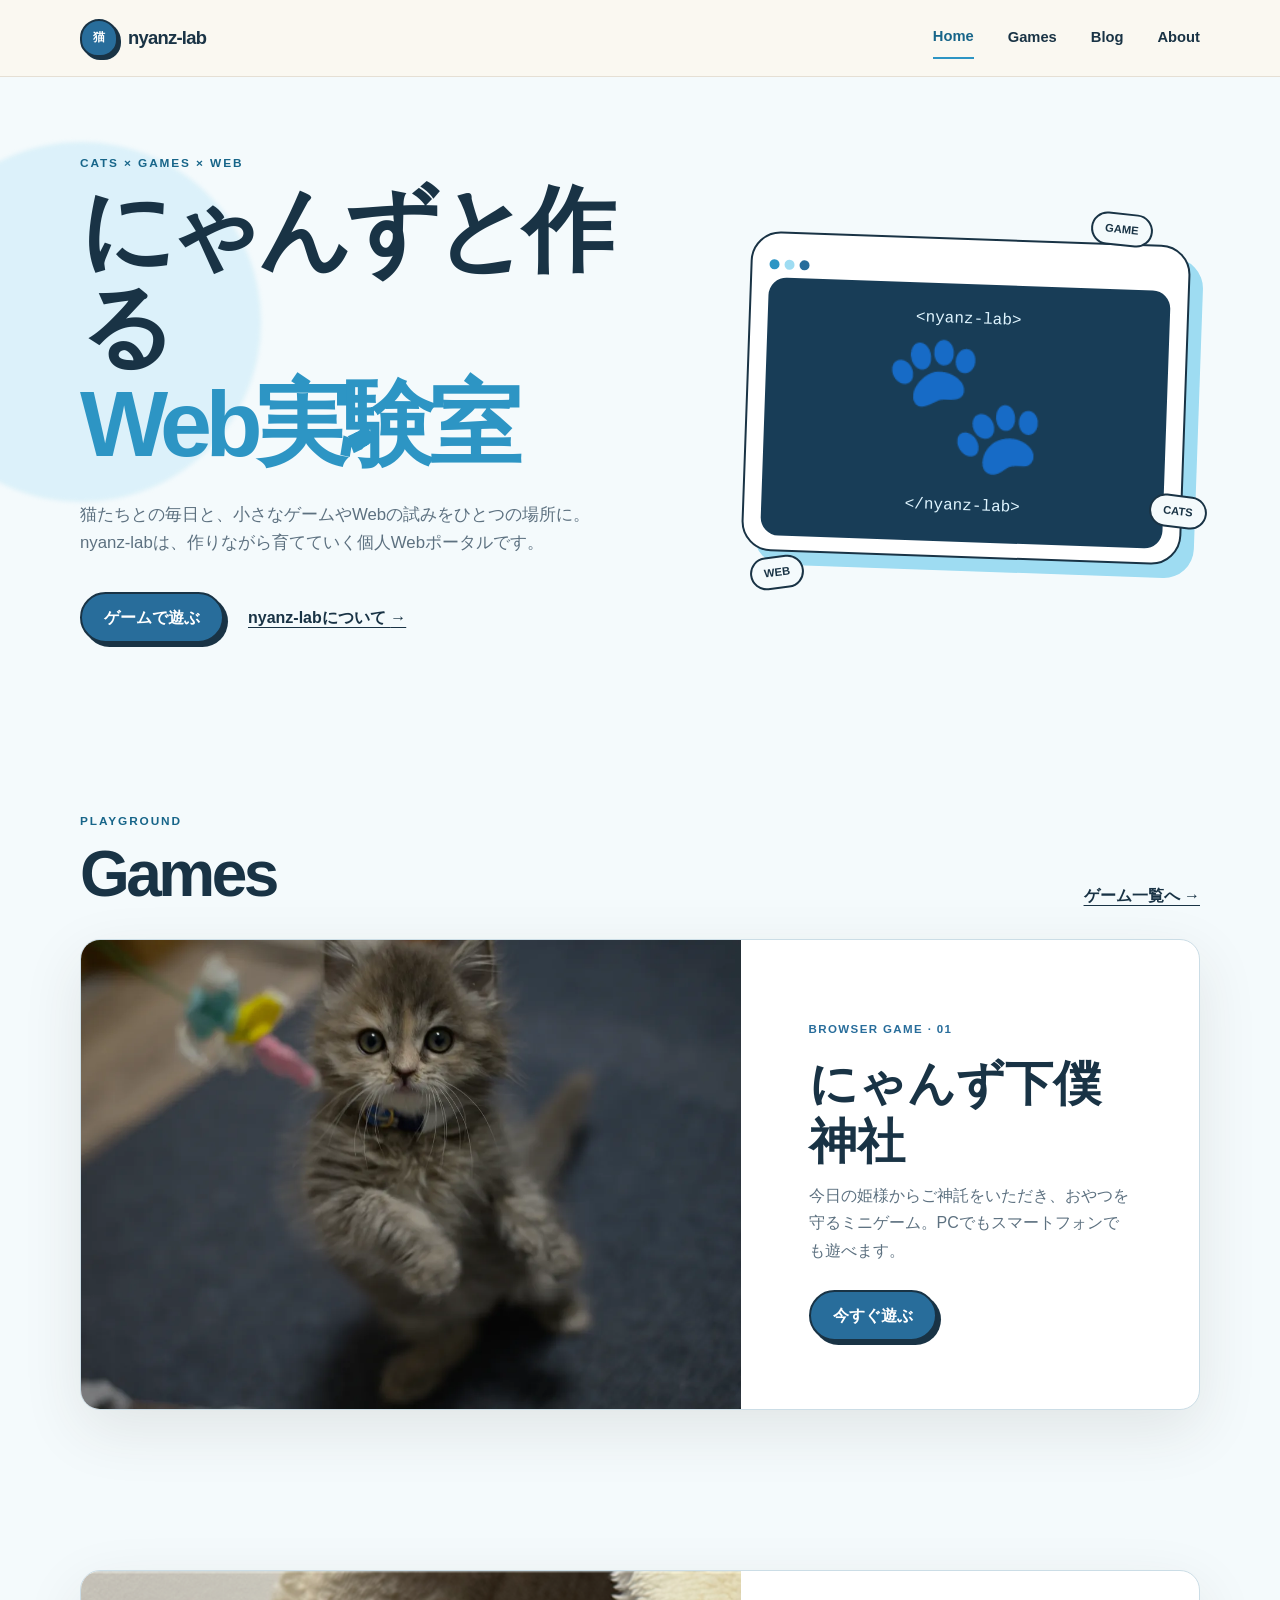
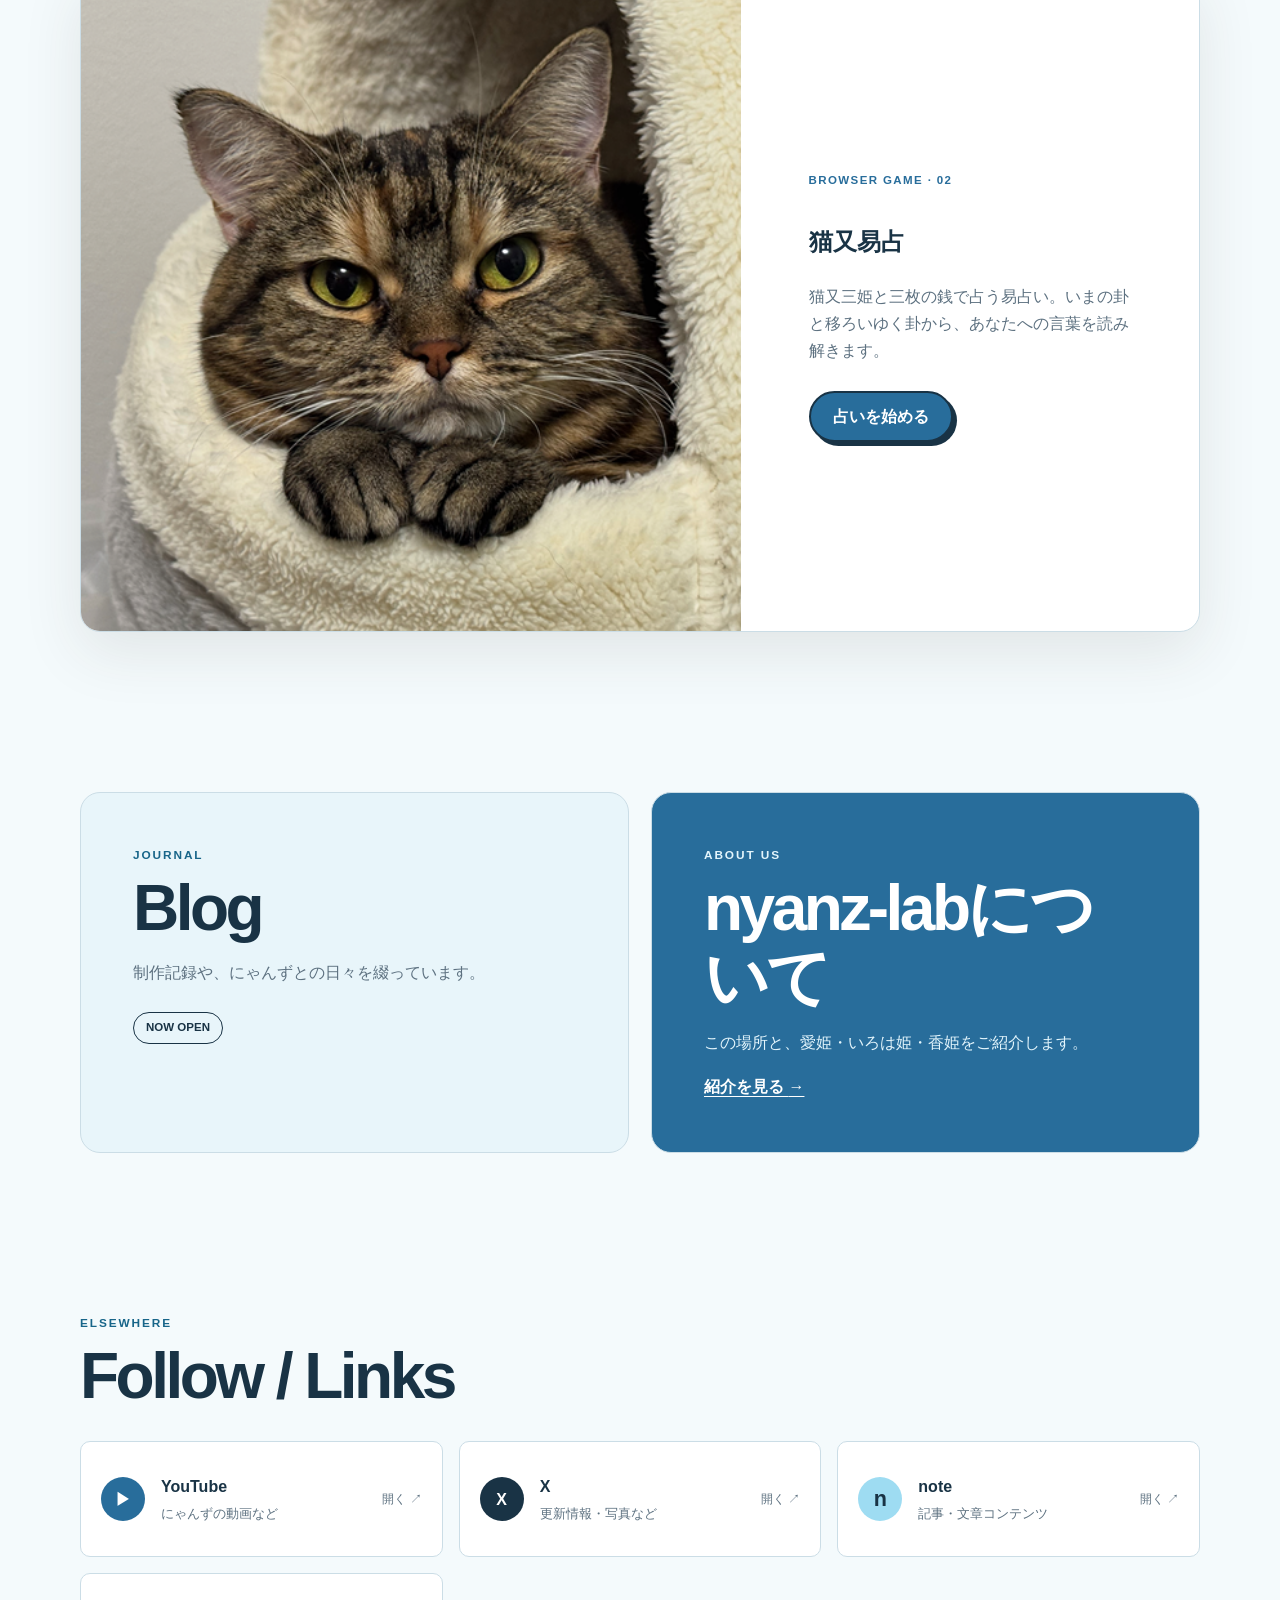
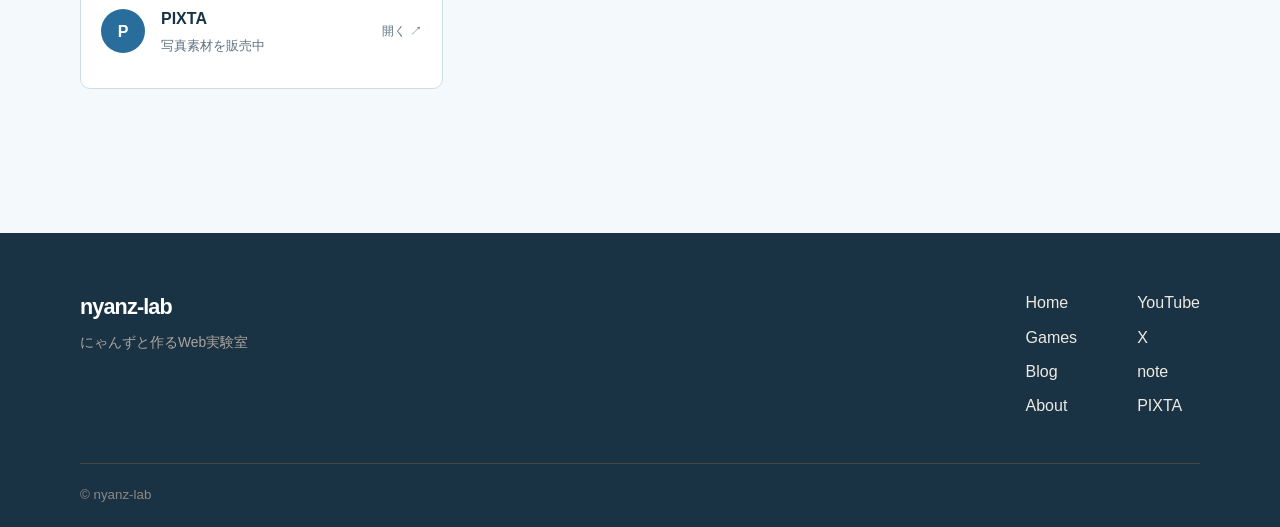
<file: index.html>
<!doctype html>
<html lang="ja">
    <head>
        <meta charset="utf-8" />
        <meta name="viewport" content="width=device-width, initial-scale=1" />
        <meta
            name="description"
            content="猫たちとの暮らし、自作ブラウザゲーム、Web制作の試みをまとめる個人Webポータル、nyanz-lab。"
        />
        <meta name="robots" content="index, follow, max-image-preview:large" />
        <title>nyanz-lab | にゃんずと作るWeb実験室</title>
        <link rel="canonical" href="https://nyanz-lab.sakura.ne.jp/" />
        <meta property="og:locale" content="ja_JP" />
        <meta property="og:type" content="website" />
        <meta property="og:site_name" content="nyanz-lab" />
        <meta property="og:title" content="nyanz-lab | にゃんずと作るWeb実験室" />
        <meta
            property="og:description"
            content="猫たちとの暮らし、自作ブラウザゲーム、Web制作の試みをまとめる個人Webポータル。"
        />
        <meta property="og:url" content="https://nyanz-lab.sakura.ne.jp/" />
        <meta
            property="og:image"
            content="https://nyanz-lab.sakura.ne.jp/assets/images/og/nyanz-lab.jpg"
        />
        <meta property="og:image:width" content="1200" />
        <meta property="og:image:height" content="630" />
        <meta property="og:image:alt" content="香姫の写真" />
        <meta name="twitter:card" content="summary_large_image" />
        <meta name="twitter:title" content="nyanz-lab | にゃんずと作るWeb実験室" />
        <meta
            name="twitter:description"
            content="猫たちとの暮らし、自作ブラウザゲーム、Web制作の試みをまとめる個人Webポータル。"
        />
        <meta
            name="twitter:image"
            content="https://nyanz-lab.sakura.ne.jp/assets/images/og/nyanz-lab.jpg"
        />
        <link rel="icon" href="/favicon.ico" sizes="any" />
        <link rel="stylesheet" href="/assets/css/common.css" />
        <script src="/assets/js/common.js" defer></script>
        <script type="application/ld+json">
            {
                "@context": "https://schema.org",
                "@type": "WebSite",
                "@id": "https://nyanz-lab.sakura.ne.jp/#website",
                "url": "https://nyanz-lab.sakura.ne.jp/",
                "name": "nyanz-lab",
                "alternateName": "にゃんずと作るWeb実験室",
                "description": "猫たちとの暮らし、自作ブラウザゲーム、Web制作の試みをまとめる個人Webポータル。",
                "inLanguage": "ja",
                "sameAs": [
                    "https://www.youtube.com/@nanatsuno071",
                    "https://x.com/blueudcat22",
                    "https://note.com/aozaki_s",
                    "https://creator.pixta.jp/@blue_sayo"
                ]
            }
        </script>
    </head>
    <body>
        <a class="skip-link" href="#main-content">本文へ移動</a>
        <header class="site-header">
            <div class="header-inner">
                <a class="site-brand" href="/" aria-label="nyanz-lab ホーム">
                    <span class="brand-mark" aria-hidden="true">猫</span>
                    <span>nyanz-lab</span>
                </a>
                <nav class="main-nav" aria-label="メインナビゲーション">
                    <a href="/" aria-current="page">Home</a>
                    <a href="/games/">Games</a>
                    <a href="/blog/">Blog</a>
                    <a href="/about/">About</a>
                </nav>
            </div>
        </header>

        <main id="main-content">
            <section class="hero">
                <div class="hero-copy">
                    <p class="eyebrow">Cats × Games × Web</p>
                    <h1>にゃんずと作る<br /><span>Web実験室</span></h1>
                    <p class="hero-lead">
                        猫たちとの毎日と、小さなゲームやWebの試みをひとつの場所に。
                        nyanz-labは、作りながら育てていく個人Webポータルです。
                    </p>
                    <div class="hero-actions">
                        <a class="button button-primary" href="/games/nyanz-game/">ゲームで遊ぶ</a>
                        <a class="text-link" href="/about/">nyanz-labについて <span aria-hidden="true">→</span></a>
                    </div>
                </div>
                <div class="hero-visual" aria-hidden="true">
                    <div class="lab-window">
                        <span class="window-dot"></span><span class="window-dot"></span
                        ><span class="window-dot"></span>
                        <div class="lab-code">
                            <span>&lt;nyanz-lab&gt;</span>
                            <strong>🐾</strong>
                            <span>&lt;/nyanz-lab&gt;</span>
                        </div>
                    </div>
                    <span class="orbit orbit-one">GAME</span>
                    <span class="orbit orbit-two">WEB</span>
                    <span class="orbit orbit-three">CATS</span>
                </div>
            </section>

            <section class="content-section" aria-labelledby="games-title">
                <div class="section-heading">
                    <div>
                        <p class="eyebrow">Playground</p>
                        <h2 id="games-title">Games</h2>
                    </div>
                    <a class="text-link" href="/games/">ゲーム一覧へ <span aria-hidden="true">→</span></a>
                </div>
                <article class="featured-card">
                    <a class="featured-image" href="/games/nyanz-game/">
                        <img
                            src="/games/nyanz-game/images/kouhime/fortune001-1200.webp"
                            alt="香姫"
                            width="1200"
                            height="798"
                            loading="lazy"
                            decoding="async"
                        />
                    </a>
                    <div class="featured-copy">
                        <p class="card-label">Browser Game · 01</p>
                        <h3>にゃんず下僕神社</h3>
                        <p>
                            今日の姫様からご神託をいただき、おやつを守るミニゲーム。PCでもスマートフォンでも遊べます。
                        </p>
                        <a class="button button-primary" href="/games/nyanz-game/">今すぐ遊ぶ</a>
                    </div>
                </article>
            </section>

            <section class="content-section" aria-labelledby="eki-title">
                <article class="featured-card">
                    <a class="featured-image" href="/games/nekoma-eki/">
                        <img src="/games/nekoma-eki/images/guardians/megohime-01.png" alt="猫又易占の守護者・愛姫" loading="lazy" decoding="async" />
                    </a>
                    <div class="featured-copy">
                        <p class="card-label">Browser Game · 02</p>
                        <h2 id="eki-title">猫又易占</h2>
                        <p>猫又三姫と三枚の銭で占う易占い。いまの卦と移ろいゆく卦から、あなたへの言葉を読み解きます。</p>
                        <a class="button button-primary" href="/games/nekoma-eki/">占いを始める</a>
                    </div>
                </article>
            </section>

            <section class="content-section two-column" aria-label="更新情報とサイト紹介">
                <article class="info-panel blog-panel">
                    <p class="eyebrow">Journal</p>
                    <h2>Blog</h2>
                    <p>制作記録や、にゃんずとの日々を綴っています。</p>
                    <span class="status-badge">Now open</span>
                    <a class="panel-link" href="/blog/" aria-label="Blogを見る"></a>
                </article>
                <article class="info-panel about-panel">
                    <p class="eyebrow">About us</p>
                    <h2>nyanz-labについて</h2>
                    <p>この場所と、愛姫・いろは姫・香姫をご紹介します。</p>
                    <a class="text-link" href="/about/">紹介を見る <span aria-hidden="true">→</span></a>
                </article>
            </section>

            <section class="content-section" aria-labelledby="links-title">
                <div class="section-heading">
                    <div>
                        <p class="eyebrow">Elsewhere</p>
                        <h2 id="links-title">Follow / Links</h2>
                    </div>
                </div>
                <!-- ソーシャルURLは /assets/js/common.js の SOCIAL_LINKS で一括管理 -->
                <div class="social-grid">
                    <a class="social-card" data-social="youtube" aria-disabled="true">
                        <span class="social-icon" aria-hidden="true">▶</span>
                        <span><strong>YouTube</strong><small>にゃんずの動画など</small></span>
                        <span class="social-state">準備中</span>
                    </a>
                    <a class="social-card" data-social="x" aria-disabled="true">
                        <span class="social-icon social-icon-x" aria-hidden="true">X</span>
                        <span><strong>X</strong><small>更新情報・写真など</small></span>
                        <span class="social-state">準備中</span>
                    </a>
                    <a class="social-card" data-social="note" aria-disabled="true">
                        <span class="social-icon social-icon-note" aria-hidden="true">n</span>
                        <span><strong>note</strong><small>記事・文章コンテンツ</small></span>
                        <span class="social-state">準備中</span>
                    </a>
                    <a class="social-card" data-social="pixta" aria-disabled="true">
                        <span class="social-icon" aria-hidden="true">P</span>
                        <span><strong>PIXTA</strong><small>写真素材を販売中</small></span>
                        <span class="social-state">準備中</span>
                    </a>
                </div>
            </section>
        </main>

        <footer class="site-footer">
            <div class="footer-inner">
                <div><a class="footer-brand" href="/">nyanz-lab</a><p>にゃんずと作るWeb実験室</p></div>
                <nav class="footer-nav" aria-label="フッターナビゲーション">
                    <a href="/">Home</a><a href="/games/">Games</a><a href="/blog/">Blog</a><a href="/about/">About</a>
                </nav>
                <nav class="footer-social" aria-label="ソーシャルリンク">
                    <a data-social="youtube" aria-disabled="true">YouTube</a>
                    <a data-social="x" aria-disabled="true">X</a>
                    <a data-social="note" aria-disabled="true">note</a>
                    <a data-social="pixta" aria-disabled="true">PIXTA</a>
                </nav>
            </div>
            <p class="copyright"><small>© nyanz-lab</small></p>
        </footer>
    </body>
</html>
</file>
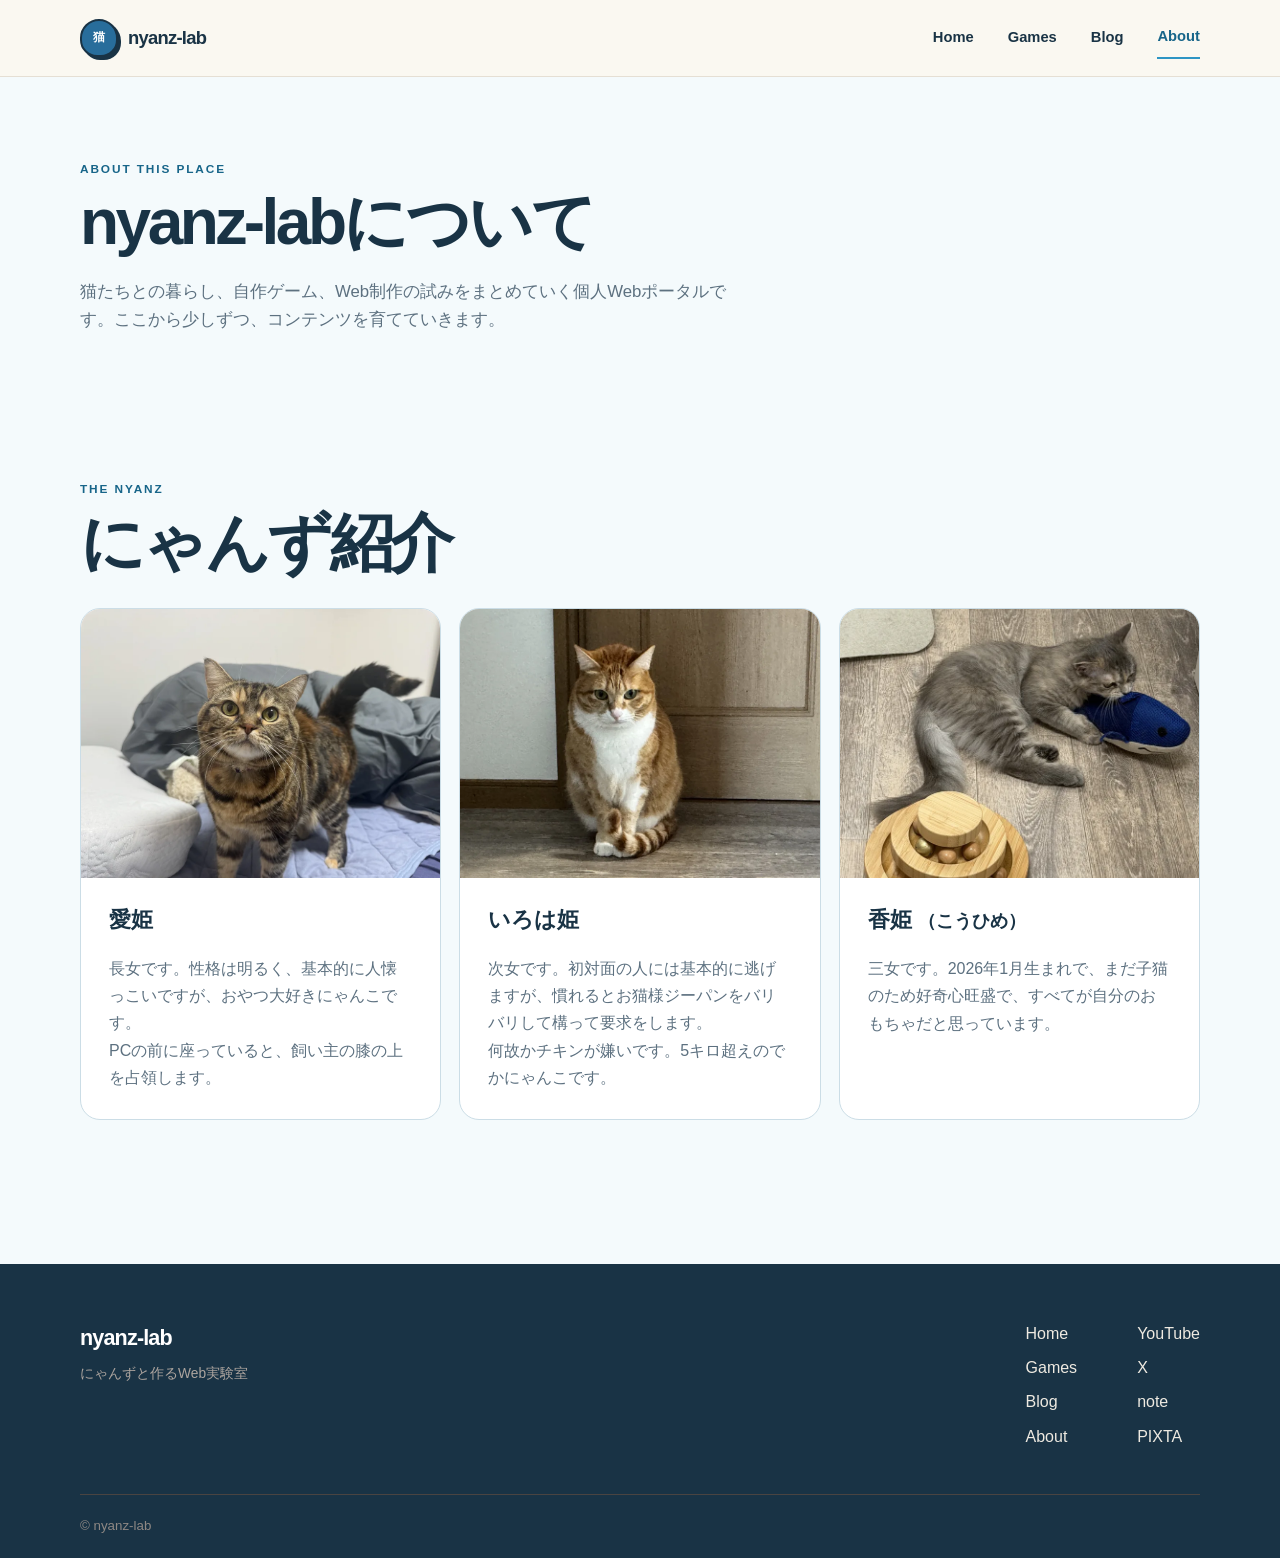
<file: about/index.html>
<!doctype html>
<html lang="ja">
    <head>
        <meta charset="utf-8" />
        <meta name="viewport" content="width=device-width, initial-scale=1" />
        <meta
            name="description"
            content="個人Webポータルnyanz-labと、愛姫・いろは姫・香姫を紹介するページです。"
        />
        <meta name="robots" content="index, follow, max-image-preview:large" />
        <title>nyanz-labについて | 愛姫・いろは姫・香姫</title>
        <link rel="canonical" href="https://nyanz-lab.sakura.ne.jp/about/" />
        <meta property="og:locale" content="ja_JP" />
        <meta property="og:type" content="website" />
        <meta property="og:site_name" content="nyanz-lab" />
        <meta property="og:title" content="nyanz-labについて | 愛姫・いろは姫・香姫" />
        <meta property="og:description" content="個人Webポータルnyanz-labと、愛姫・いろは姫・香姫を紹介します。" />
        <meta property="og:url" content="https://nyanz-lab.sakura.ne.jp/about/" />
        <meta property="og:image" content="https://nyanz-lab.sakura.ne.jp/assets/images/og/nyanz-lab.jpg" />
        <meta property="og:image:width" content="1200" />
        <meta property="og:image:height" content="630" />
        <meta property="og:image:alt" content="香姫の写真" />
        <meta name="twitter:card" content="summary_large_image" />
        <meta name="twitter:title" content="nyanz-labについて | 愛姫・いろは姫・香姫" />
        <meta name="twitter:description" content="個人Webポータルnyanz-labと、愛姫・いろは姫・香姫を紹介します。" />
        <meta name="twitter:image" content="https://nyanz-lab.sakura.ne.jp/assets/images/og/nyanz-lab.jpg" />
        <link rel="icon" href="/favicon.ico" sizes="any" />
        <link rel="stylesheet" href="/assets/css/common.css" />
        <script src="/assets/js/common.js" defer></script>
    </head>
    <body>
        <a class="skip-link" href="#main-content">本文へ移動</a>
        <header class="site-header">
            <div class="header-inner">
                <a class="site-brand" href="/" aria-label="nyanz-lab ホーム"
                    ><span class="brand-mark" aria-hidden="true">猫</span><span>nyanz-lab</span></a
                >
                <nav class="main-nav" aria-label="メインナビゲーション">
                    <a href="/">Home</a><a href="/games/">Games</a><a href="/blog/">Blog</a
                    ><a href="/about/" aria-current="page">About</a>
                </nav>
            </div>
        </header>
        <main id="main-content">
            <header class="page-hero">
                <p class="eyebrow">About this place</p>
                <h1>nyanz-labについて</h1>
                <p>
                    猫たちとの暮らし、自作ゲーム、Web制作の試みをまとめていく個人Webポータルです。ここから少しずつ、コンテンツを育てていきます。
                </p>
            </header>
            <section class="content-section" aria-labelledby="cats-title">
                <div class="section-heading">
                    <div>
                        <p class="eyebrow">The nyanz</p>
                        <h2 id="cats-title">にゃんず紹介</h2>
                    </div>
                </div>
                <div class="card-grid">
                    <article class="cat-card">
                        <figure class="cat-photo">
                            <img
                                src="/assets/images/cats/megohime.webp"
                                alt="ベッドの上に立つ愛姫"
                                width="1000"
                                height="750"
                                loading="lazy"
                                decoding="async"
                            />
                        </figure>
                        <div class="cat-card-body">
                            <h3>愛姫</h3>
                            <p>
                                長女です。性格は明るく、基本的に人懐っこいですが、おやつ大好きにゃんこです。<br />
                                PCの前に座っていると、飼い主の膝の上を占領します。
                            </p>
                        </div>
                    </article>
                    <article class="cat-card">
                        <figure class="cat-photo">
                            <img
                                src="/assets/images/cats/irohahime.webp"
                                alt="ドアの前に座るいろは姫"
                                width="1000"
                                height="750"
                                loading="lazy"
                                decoding="async"
                            />
                        </figure>
                        <div class="cat-card-body">
                            <h3>いろは姫</h3>
                            <p>
                                次女です。初対面の人には基本的に逃げますが、慣れるとお猫様ジーパンをバリバリして構って要求をします。<br />
                                何故かチキンが嫌いです。5キロ超えのでかにゃんこです。
                            </p>
                        </div>
                    </article>
                    <article class="cat-card">
                        <figure class="cat-photo">
                            <img
                                src="/assets/images/cats/kouhime.webp"
                                alt="おもちゃで遊ぶ香姫"
                                width="750"
                                height="1000"
                                loading="lazy"
                                decoding="async"
                            />
                        </figure>
                        <div class="cat-card-body">
                            <h3>香姫 <small>（こうひめ）</small></h3>
                            <p>
                                三女です。2026年1月生まれで、まだ子猫のため好奇心旺盛で、すべてが自分のおもちゃだと思っています。
                            </p>
                        </div>
                    </article>
                </div>
            </section>
        </main>
        <footer class="site-footer">
            <div class="footer-inner">
                <div>
                    <a class="footer-brand" href="/">nyanz-lab</a>
                    <p>にゃんずと作るWeb実験室</p>
                </div>
                <nav class="footer-nav" aria-label="フッターナビゲーション">
                    <a href="/">Home</a><a href="/games/">Games</a><a href="/blog/">Blog</a
                    ><a href="/about/">About</a>
                </nav>
                <nav class="footer-social" aria-label="ソーシャルリンク">
                    <a data-social="youtube" aria-disabled="true">YouTube</a
                    ><a data-social="x" aria-disabled="true">X</a
                    ><a data-social="note" aria-disabled="true">note</a>
                    <a data-social="pixta" aria-disabled="true">PIXTA</a>
                </nav>
            </div>
            <p class="copyright"><small>© nyanz-lab</small></p>
        </footer>
    </body>
</html>
</file>
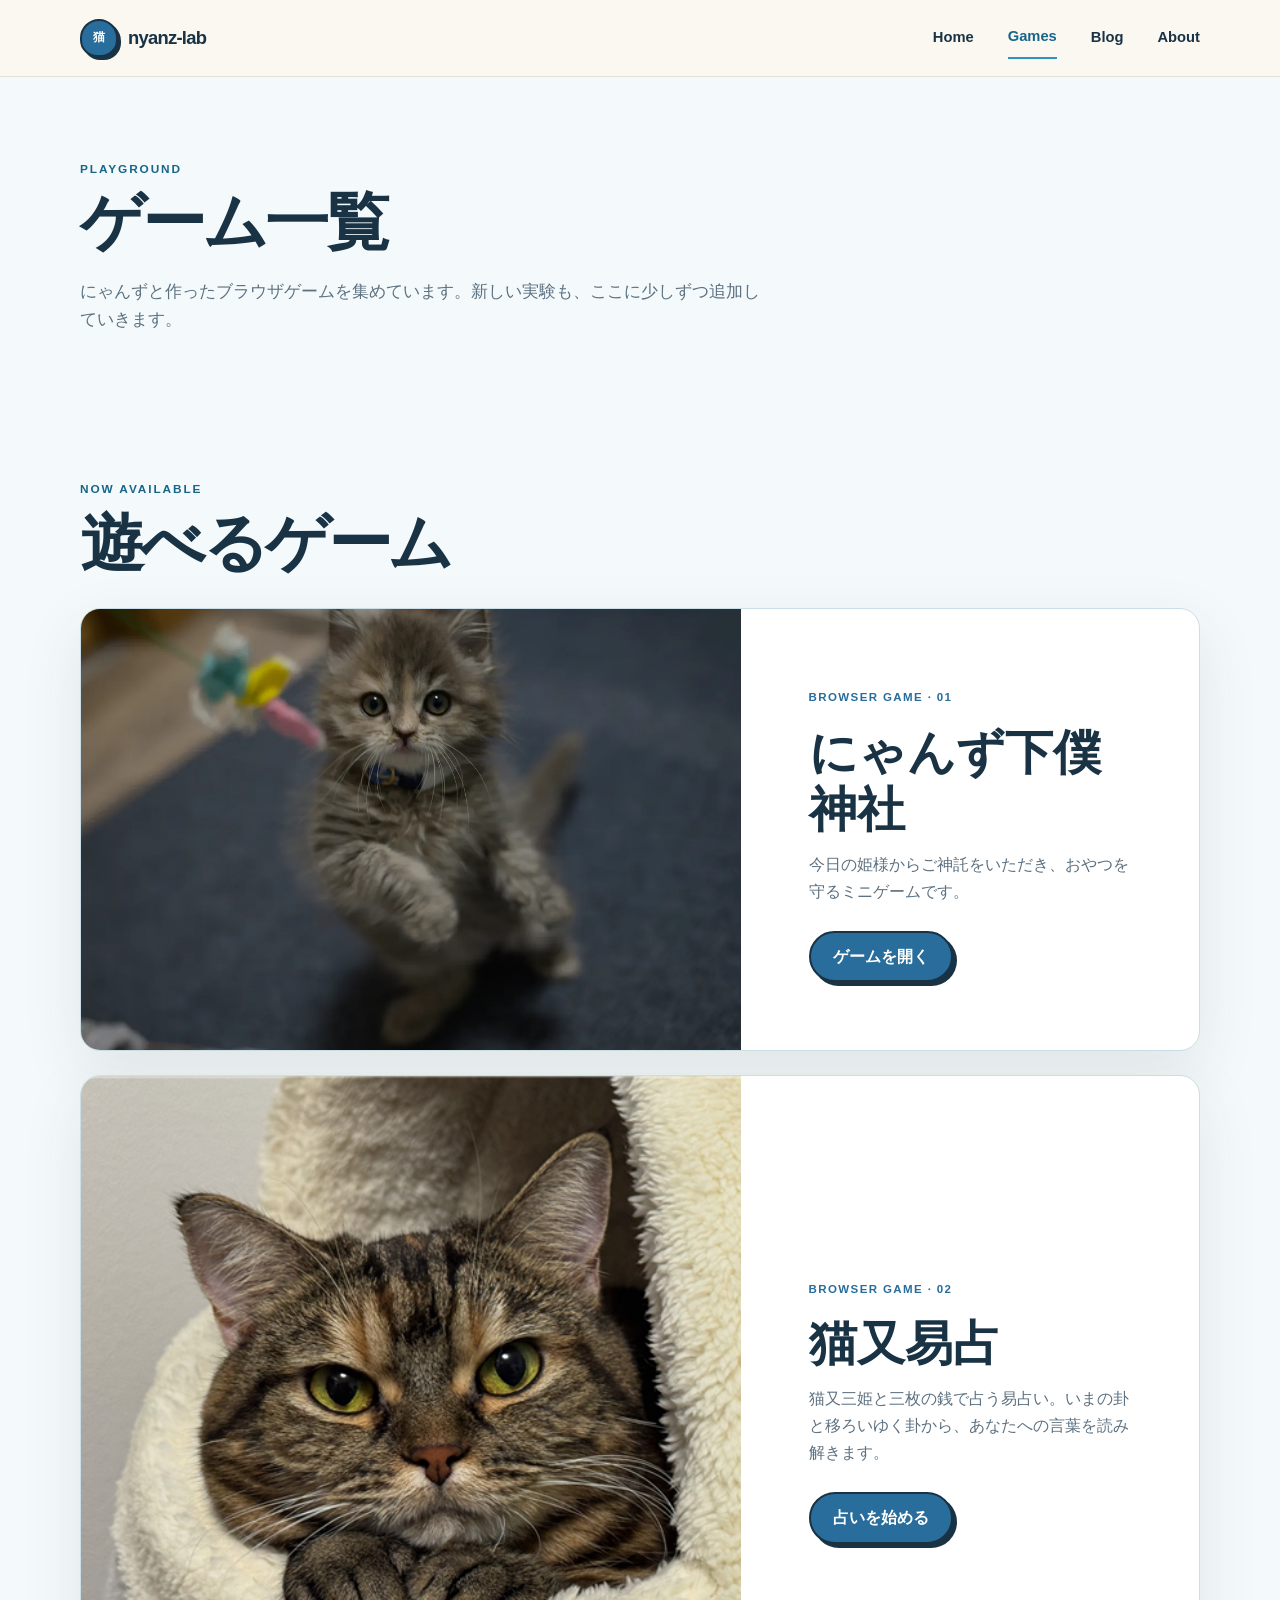
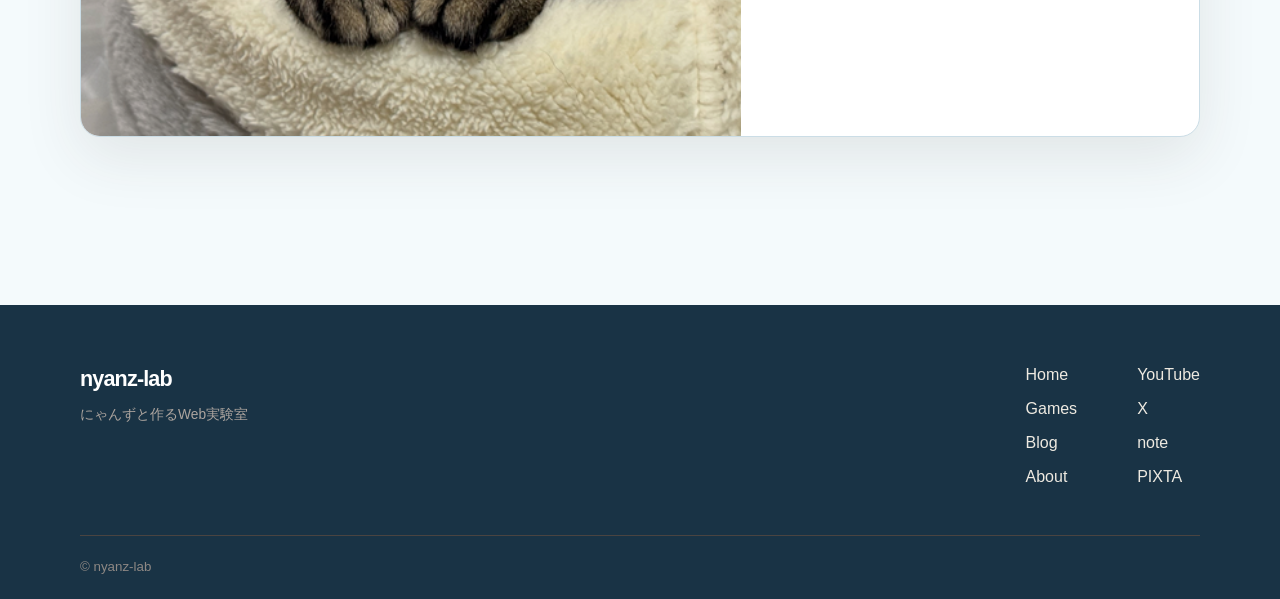
<file: games/index.html>
<!doctype html>
<html lang="ja">
    <head>
        <meta charset="utf-8" />
        <meta name="viewport" content="width=device-width, initial-scale=1" />
        <meta name="description" content="nyanz-labで公開している自作ブラウザゲームの一覧ページです。" />
        <meta name="robots" content="index, follow, max-image-preview:large" />
        <title>ブラウザゲーム一覧 | nyanz-lab</title>
        <link rel="canonical" href="https://nyanz-lab.sakura.ne.jp/games/" />
        <meta property="og:locale" content="ja_JP" />
        <meta property="og:type" content="website" />
        <meta property="og:site_name" content="nyanz-lab" />
        <meta property="og:title" content="ブラウザゲーム一覧 | nyanz-lab" />
        <meta property="og:description" content="nyanz-labで公開している自作ブラウザゲームの一覧ページです。" />
        <meta property="og:url" content="https://nyanz-lab.sakura.ne.jp/games/" />
        <meta property="og:image" content="https://nyanz-lab.sakura.ne.jp/assets/images/og/nyanz-lab.jpg" />
        <meta property="og:image:width" content="1200" />
        <meta property="og:image:height" content="630" />
        <meta property="og:image:alt" content="にゃんず下僕神社に登場する香姫" />
        <meta name="twitter:card" content="summary_large_image" />
        <meta name="twitter:title" content="ブラウザゲーム一覧 | nyanz-lab" />
        <meta name="twitter:description" content="nyanz-labで公開している自作ブラウザゲームの一覧ページです。" />
        <meta name="twitter:image" content="https://nyanz-lab.sakura.ne.jp/assets/images/og/nyanz-lab.jpg" />
        <link rel="icon" href="/favicon.ico" sizes="any" />
        <link rel="stylesheet" href="/assets/css/common.css" />
        <script src="/assets/js/common.js" defer></script>
    </head>
    <body>
        <a class="skip-link" href="#main-content">本文へ移動</a>
        <header class="site-header">
            <div class="header-inner">
                <a class="site-brand" href="/" aria-label="nyanz-lab ホーム"><span class="brand-mark" aria-hidden="true">猫</span><span>nyanz-lab</span></a>
                <nav class="main-nav" aria-label="メインナビゲーション">
                    <a href="/">Home</a><a href="/games/" aria-current="page">Games</a><a href="/blog/">Blog</a><a href="/about/">About</a>
                </nav>
            </div>
        </header>
        <main id="main-content">
            <header class="page-hero">
                <p class="eyebrow">Playground</p>
                <h1>ゲーム一覧</h1>
                <p>にゃんずと作ったブラウザゲームを集めています。新しい実験も、ここに少しずつ追加していきます。</p>
            </header>
            <section class="content-section game-list" aria-labelledby="available-title">
                <div class="section-heading"><div><p class="eyebrow">Now available</p><h2 id="available-title">遊べるゲーム</h2></div></div>
                <article class="featured-card">
                    <a class="featured-image" href="/games/nyanz-game/">
                        <img src="/games/nyanz-game/images/kouhime/fortune001-1200.webp" alt="香姫" width="1200" height="798" />
                    </a>
                    <div class="featured-copy">
                        <p class="card-label">Browser Game · 01</p>
                        <h3>にゃんず下僕神社</h3>
                        <p>今日の姫様からご神託をいただき、おやつを守るミニゲームです。</p>
                        <a class="button button-primary" href="/games/nyanz-game/">ゲームを開く</a>
                    </div>
                </article>
                <article class="featured-card">
                    <a class="featured-image" href="/games/nekoma-eki/">
                        <img src="/games/nekoma-eki/images/guardians/megohime-01.png" alt="猫又易占の守護者・愛姫" loading="lazy" decoding="async" />
                    </a>
                    <div class="featured-copy">
                        <p class="card-label">Browser Game · 02</p>
                        <h3>猫又易占</h3>
                        <p>猫又三姫と三枚の銭で占う易占い。いまの卦と移ろいゆく卦から、あなたへの言葉を読み解きます。</p>
                        <a class="button button-primary" href="/games/nekoma-eki/">占いを始める</a>
                    </div>
                </article>
            </section>
        </main>
        <footer class="site-footer">
            <div class="footer-inner">
                <div><a class="footer-brand" href="/">nyanz-lab</a><p>にゃんずと作るWeb実験室</p></div>
                <nav class="footer-nav" aria-label="フッターナビゲーション"><a href="/">Home</a><a href="/games/">Games</a><a href="/blog/">Blog</a><a href="/about/">About</a></nav>
                <nav class="footer-social" aria-label="ソーシャルリンク"><a data-social="youtube" aria-disabled="true">YouTube</a><a data-social="x" aria-disabled="true">X</a><a data-social="note" aria-disabled="true">note</a><a data-social="pixta" aria-disabled="true">PIXTA</a></nav>
            </div>
            <p class="copyright"><small>© nyanz-lab</small></p>
        </footer>
    </body>
</html>
</file>
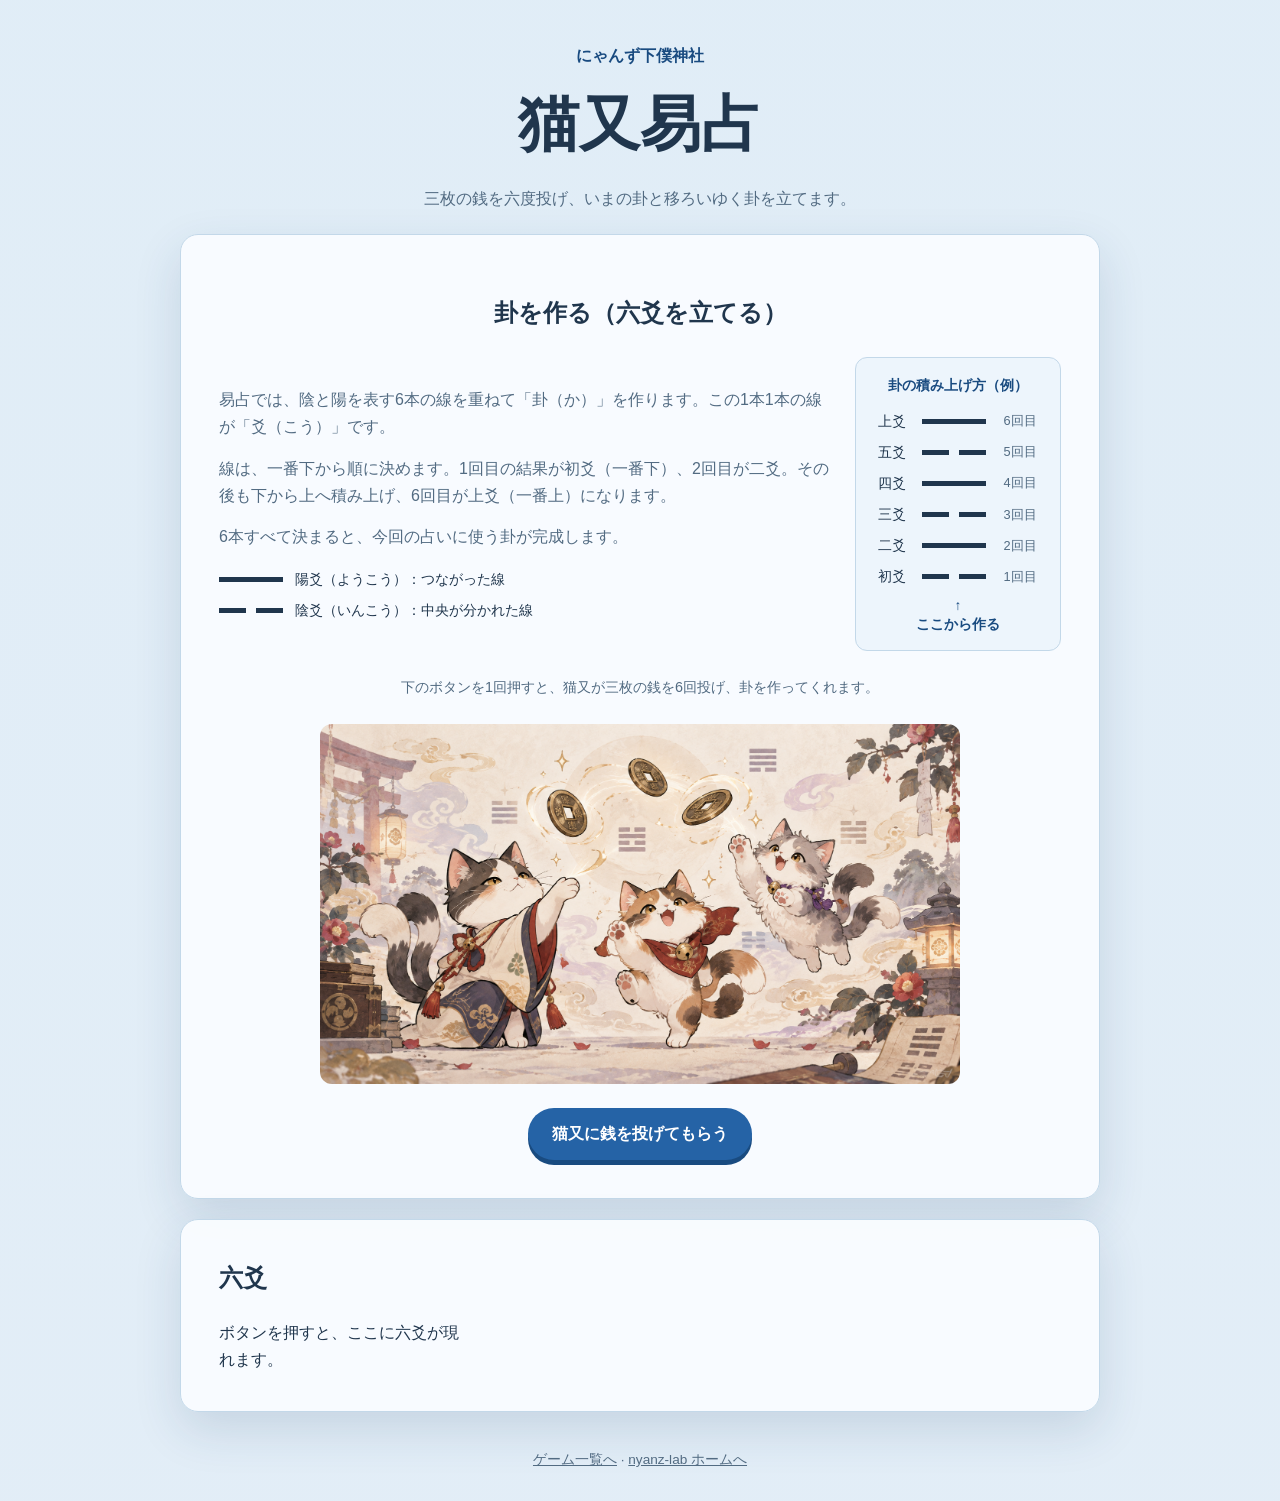
<file: games/nekoma-eki/index.html>
<!doctype html>
<html lang="ja">
    <head>
        <meta charset="utf-8" />
        <meta name="viewport" content="width=device-width, initial-scale=1" />
        <meta
            name="description"
            content="三枚銭法で六爻を立て、本卦・変爻・之卦を調べる猫又易占です。"
        />
        <title>猫又易占 | nyanz-lab</title>
        <meta name="robots" content="index, follow, max-image-preview:large" />
        <link rel="canonical" href="https://nyanz-lab.sakura.ne.jp/games/nekoma-eki/" />
        <meta property="og:locale" content="ja_JP" />
        <meta property="og:type" content="website" />
        <meta property="og:site_name" content="nyanz-lab" />
        <meta property="og:title" content="猫又易占 | nyanz-lab" />
        <meta
            property="og:description"
            content="猫又三姫と三枚の銭で占う易占い。いまの卦と移ろいゆく卦から、あなたへの言葉を読み解きます。"
        />
        <meta property="og:url" content="https://nyanz-lab.sakura.ne.jp/games/nekoma-eki/" />
        <meta
            property="og:image"
            content="https://nyanz-lab.sakura.ne.jp/games/nekoma-eki/images/guardians/megohime-01.png"
        />
        <meta property="og:image:alt" content="猫又易占の守護者・愛姫" />
        <meta name="twitter:card" content="summary_large_image" />
        <link rel="icon" href="/favicon.ico" sizes="any" />
        <link rel="stylesheet" href="css/style.css" />
    </head>
    <body>
        <header class="page-header">
            <p>にゃんず下僕神社</p>
            <h1>猫又易占</h1>
            <p class="lead">三枚の銭を六度投げ、いまの卦と移ろいゆく卦を立てます。</p>
        </header>

        <main class="page-shell">
            <section class="card cast-panel" aria-labelledby="cast-title">
                <h2 id="cast-title">卦を作る（六爻を立てる）</h2>
                <div class="cast-guide">
                    <div class="cast-guide-text">
                        <p>
                            易占では、陰と陽を表す6本の線を重ねて「卦（か）」を作ります。この1本1本の線が「爻（こう）」です。
                        </p>
                        <p>
                            線は、一番下から順に決めます。1回目の結果が初爻（一番下）、2回目が二爻。その後も下から上へ積み上げ、6回目が上爻（一番上）になります。
                        </p>
                        <p>6本すべて決まると、今回の占いに使う卦が完成します。</p>
                        <ul class="cast-legend" aria-label="陰と陽の線">
                            <li>
                                <span class="guide-line" aria-hidden="true"></span
                                ><span>陽爻（ようこう）：つながった線</span>
                            </li>
                            <li>
                                <span class="guide-line guide-line-yin" aria-hidden="true"></span
                                ><span>陰爻（いんこう）：中央が分かれた線</span>
                            </li>
                        </ul>
                    </div>
                    <figure class="cast-diagram">
                        <figcaption>卦の積み上げ方（例）</figcaption>
                        <ol class="cast-order" reversed>
                            <li>
                                <span>上爻</span
                                ><span class="guide-line" role="img" aria-label="陽爻"></span
                                ><span>6回目</span>
                            </li>
                            <li>
                                <span>五爻</span
                                ><span
                                    class="guide-line guide-line-yin"
                                    role="img"
                                    aria-label="陰爻"
                                ></span
                                ><span>5回目</span>
                            </li>
                            <li>
                                <span>四爻</span
                                ><span class="guide-line" role="img" aria-label="陽爻"></span
                                ><span>4回目</span>
                            </li>
                            <li>
                                <span>三爻</span
                                ><span
                                    class="guide-line guide-line-yin"
                                    role="img"
                                    aria-label="陰爻"
                                ></span
                                ><span>3回目</span>
                            </li>
                            <li>
                                <span>二爻</span
                                ><span class="guide-line" role="img" aria-label="陽爻"></span
                                ><span>2回目</span>
                            </li>
                            <li>
                                <span>初爻</span
                                ><span
                                    class="guide-line guide-line-yin"
                                    role="img"
                                    aria-label="陰爻"
                                ></span
                                ><span>1回目</span>
                            </li>
                        </ol>
                        <p class="cast-start">
                            <span aria-hidden="true">↑</span><br />ここから作る
                        </p>
                    </figure>
                </div>
                <p class="cast-instruction">
                    下のボタンを1回押すと、猫又が三枚の銭を6回投げ、卦を作ってくれます。
                </p>
                <img
                    class="nekoma-coin-illustration"
                    src="images/nekoma-coin-toss.png"
                    alt="三匹の猫又が三枚の銭を投げて易占をしているイラスト"
                    width="1672"
                    height="941"
                    loading="lazy"
                />
                <button id="cast-button" class="cast-button" type="button">
                    猫又に銭を投げてもらう
                </button>
            </section>

            <section class="card reading-layout" aria-live="polite">
                <div>
                    <h2>六爻</h2>
                    <ol id="lines" class="yao-list" aria-label="上爻から初爻までの六爻">
                        <li>ボタンを押すと、ここに六爻が現れます。</li>
                    </ol>
                </div>
                <div id="result" class="result-area" hidden></div>
            </section>
        </main>

        <footer class="page-footer">
            <a href="/games/">ゲーム一覧へ</a> · <a href="/">nyanz-lab ホームへ</a>
        </footer>

        <script src="js/trigram-data.js"></script>
        <script src="js/guardian-data.js"></script>
        <script src="js/hexagram-interpretations.js"></script>
        <script src="js/hexagram-data.js"></script>
        <script src="js/divination.js"></script>
        <script src="js/app.js"></script>
    </body>
</html>
</file>
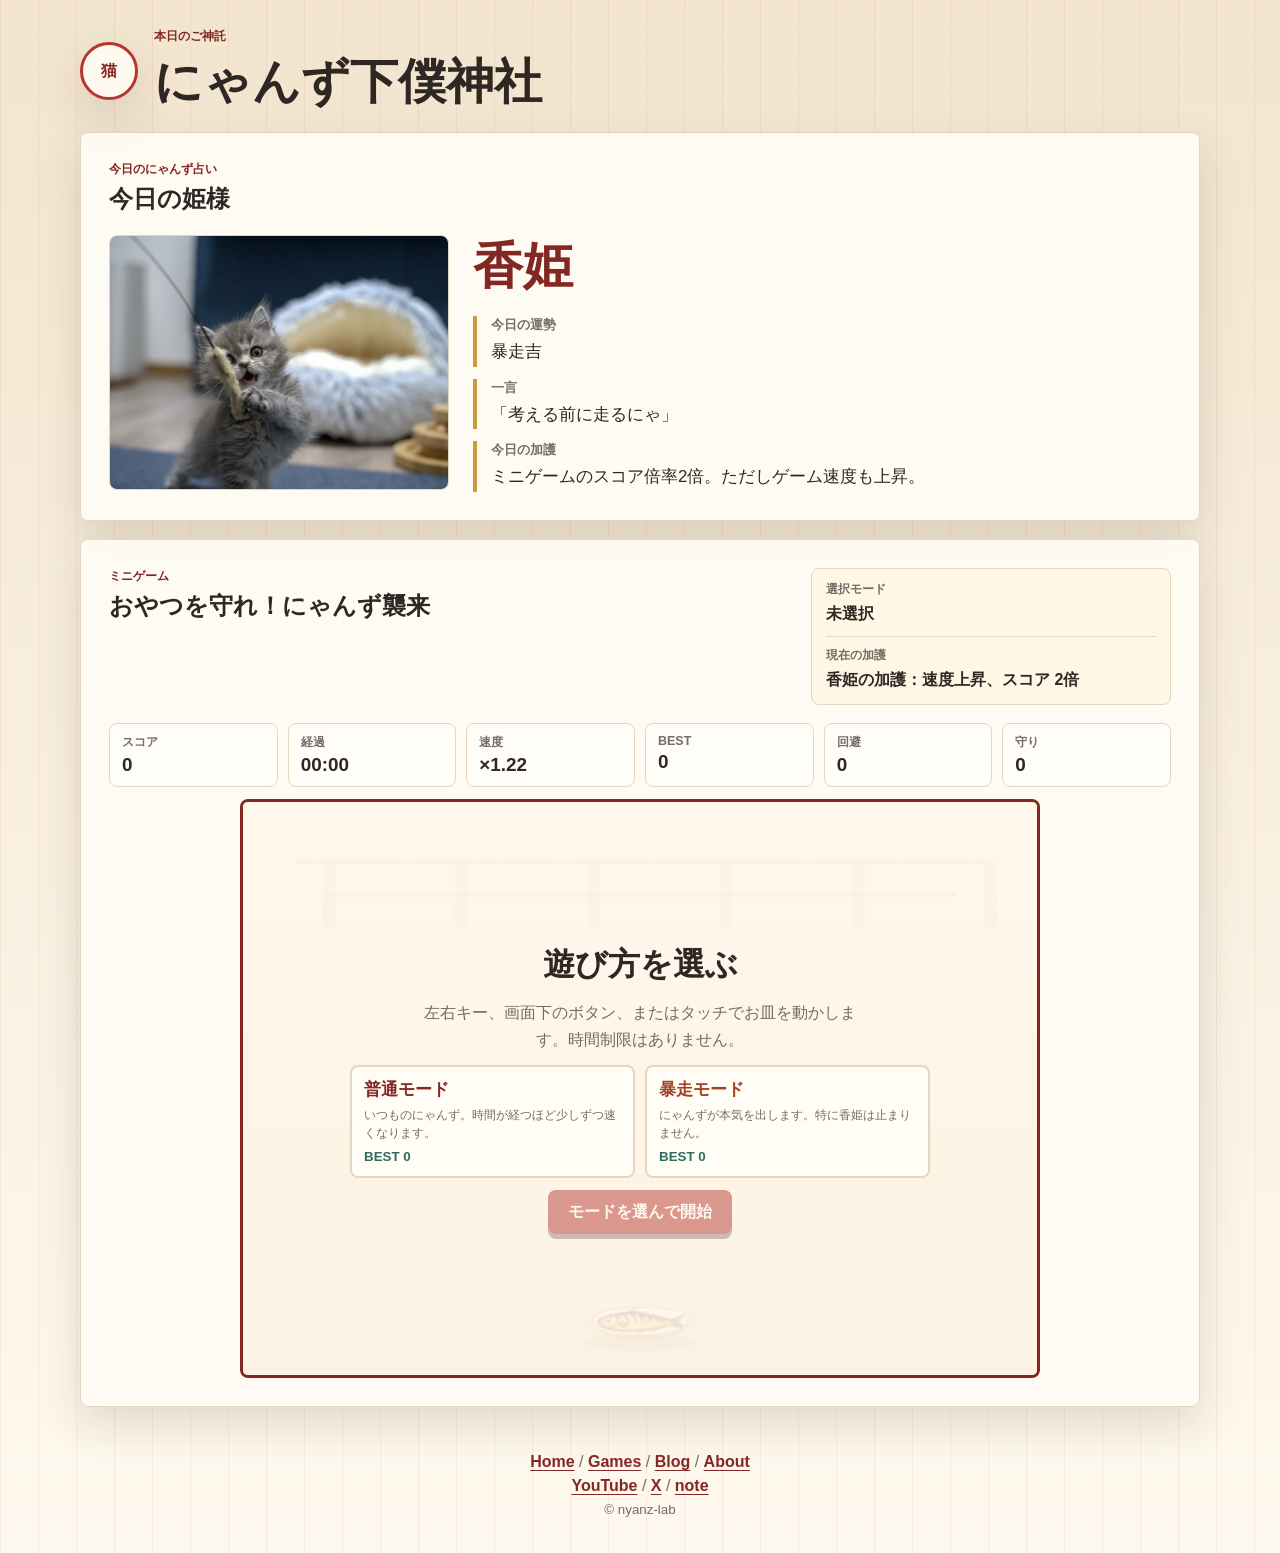
<file: games/nyanz-game/index.html>
<!doctype html>
<html lang="ja">
    <head>
        <meta charset="utf-8" />
        <meta name="viewport" content="width=device-width, initial-scale=1" />
        <meta
            name="description"
            content="今日の姫様からご神託をいただき、おやつを守って遊ぶブラウザゲーム、にゃんず下僕神社。"
        />
        <meta name="robots" content="index, follow, max-image-preview:large" />
        <title>にゃんず下僕神社 | nyanz-lab</title>
        <link rel="canonical" href="https://nyanz-lab.sakura.ne.jp/games/nyanz-game/" />
        <meta property="og:locale" content="ja_JP" />
        <meta property="og:type" content="website" />
        <meta property="og:site_name" content="nyanz-lab" />
        <meta property="og:title" content="にゃんず下僕神社 | nyanz-lab" />
        <meta
            property="og:description"
            content="今日の姫様からご神託をいただき、おやつを守って遊ぶブラウザゲーム。"
        />
        <meta property="og:url" content="https://nyanz-lab.sakura.ne.jp/games/nyanz-game/" />
        <meta property="og:image" content="https://nyanz-lab.sakura.ne.jp/assets/images/og/nyanz-lab.jpg" />
        <meta property="og:image:width" content="1200" />
        <meta property="og:image:height" content="630" />
        <meta property="og:image:alt" content="にゃんず下僕神社に登場する香姫" />
        <meta name="twitter:card" content="summary_large_image" />
        <meta name="twitter:title" content="にゃんず下僕神社 | nyanz-lab" />
        <meta
            name="twitter:description"
            content="今日の姫様からご神託をいただき、おやつを守って遊ぶブラウザゲーム。"
        />
        <meta name="twitter:image" content="https://nyanz-lab.sakura.ne.jp/assets/images/og/nyanz-lab.jpg" />
        <link rel="icon" href="/favicon.ico" sizes="any" />
        <link rel="stylesheet" href="css/style.css" />
        <script type="application/ld+json">
            {
                "@context": "https://schema.org",
                "@type": "VideoGame",
                "name": "にゃんず下僕神社",
                "url": "https://nyanz-lab.sakura.ne.jp/games/nyanz-game/",
                "description": "今日の姫様からご神託をいただき、おやつを守って遊ぶブラウザゲーム。",
                "image": "https://nyanz-lab.sakura.ne.jp/assets/images/og/nyanz-lab.jpg",
                "inLanguage": "ja",
                "gamePlatform": "Web browser",
                "applicationCategory": "GameApplication",
                "isPartOf": {
                    "@id": "https://nyanz-lab.sakura.ne.jp/#website"
                }
            }
        </script>
    </head>
    <body>
        <header class="site-header">
            <div class="header-mark" aria-hidden="true">猫</div>
            <div>
                <p class="eyebrow">本日のご神託</p>
                <h1>にゃんず下僕神社</h1>
            </div>
        </header>

        <main class="page-shell">
            <section class="card fortune-card" aria-labelledby="fortune-title">
                <div class="section-heading">
                    <p class="eyebrow">今日のにゃんず占い</p>
                    <h2 id="fortune-title">今日の姫様</h2>
                </div>

                <div class="fortune-layout">
                    <div class="photo-frame">
                        <img id="fortuneImage" alt="" class="cat-photo" />
                        <div id="fortuneFallback" class="photo-fallback" aria-hidden="true">猫</div>
                    </div>

                    <div class="fortune-copy">
                        <p class="cat-name" id="fortuneName">読み込み中</p>
                        <dl class="fortune-list">
                            <div>
                                <dt>今日の運勢</dt>
                                <dd id="fortuneLuck">-</dd>
                            </div>
                            <div>
                                <dt>一言</dt>
                                <dd id="fortuneComment">-</dd>
                            </div>
                            <div>
                                <dt>今日の加護</dt>
                                <dd id="fortuneBlessing">-</dd>
                            </div>
                        </dl>
                    </div>
                </div>
            </section>

            <section class="card game-card" aria-labelledby="game-title">
                <div class="game-top">
                    <div class="section-heading">
                        <p class="eyebrow">ミニゲーム</p>
                        <h2 id="game-title">おやつを守れ！にゃんず襲来</h2>
                    </div>
                    <div class="effect-panel">
                        <div>
                            <span>選択モード</span>
                            <strong id="activeMode">未選択</strong>
                        </div>
                        <div>
                            <span>現在の加護</span>
                            <strong id="activeEffect">-</strong>
                        </div>
                    </div>
                </div>

                <div class="hud" aria-live="polite">
                    <div>
                        <span>スコア</span>
                        <strong id="scoreValue">0</strong>
                    </div>
                    <div>
                        <span>経過</span>
                        <strong id="timeValue">00:00</strong>
                    </div>
                    <div>
                        <span>速度</span>
                        <strong id="speedValue">×1.00</strong>
                    </div>
                    <div>
                        <span>BEST</span>
                        <strong id="hudBestValue">0</strong>
                    </div>
                    <div>
                        <span>回避</span>
                        <strong id="dodgeValue">0</strong>
                    </div>
                    <div>
                        <span>守り</span>
                        <strong id="guardValue">0</strong>
                    </div>
                </div>

                <div class="arena-wrap">
                    <canvas
                        id="gameCanvas"
                        width="720"
                        height="520"
                        aria-label="おやつ皿を左右に動かして、降ってくる猫を避けるゲーム"
                    ></canvas>
                    <div id="startOverlay" class="overlay">
                        <p id="overlayTitle" class="overlay-title">遊び方を選ぶ</p>
                        <p id="overlayText" class="overlay-text">
                            左右キー、画面下のボタン、またはタッチでお皿を動かします。
                        </p>
                        <div id="modeSelection" class="mode-selection" aria-label="ゲームモード選択">
                            <button class="mode-button" type="button" data-mode="normal" aria-pressed="false">
                                <strong>普通モード</strong>
                                <span>いつものにゃんず。時間が経つほど少しずつ速くなります。</span>
                                <small>BEST <b id="normalBestValue">0</b></small>
                            </button>
                            <button class="mode-button rampage" type="button" data-mode="rampage" aria-pressed="false">
                                <strong>暴走モード</strong>
                                <span>にゃんずが本気を出します。特に香姫は止まりません。</span>
                                <small>BEST <b id="rampageBestValue">0</b></small>
                            </button>
                        </div>
                        <button id="startButton" class="primary-button" type="button" disabled>
                            モードを選んで開始
                        </button>
                        <button id="overlayModeButton" class="secondary-button hidden" type="button">
                            モード選択に戻る
                        </button>
                    </div>
                </div>

                <div class="mobile-controls" aria-label="スマートフォン用操作">
                    <button id="leftButton" type="button" aria-label="左へ移動">←</button>
                    <button id="rightButton" type="button" aria-label="右へ移動">→</button>
                </div>
            </section>

            <section
                id="resultCard"
                class="card result-card hidden"
                aria-labelledby="result-title"
                aria-live="polite"
            >
                <div class="section-heading">
                    <p class="eyebrow">おつとめ結果</p>
                    <h2 id="result-title">ゲーム終了</h2>
                </div>

                <div class="result-grid">
                    <div>
                        <span>スコア</span>
                        <strong id="resultScore">0</strong>
                    </div>
                    <div>
                        <span>生存時間</span>
                        <strong id="resultTime">00:00</strong>
                    </div>
                    <div>
                        <span id="bestScoreLabel">モード別BEST</span>
                        <strong id="bestScore">0</strong>
                    </div>
                </div>

                <p class="title-badge" id="resultTitle">まだ下僕見習い</p>
                <p class="result-comment" id="resultComment">また挑むにゃ。</p>
                <div class="result-actions">
                    <button id="retryButton" class="primary-button" type="button">
                        同じモードでもう一度
                    </button>
                    <button id="modeSelectButton" class="secondary-button" type="button">
                        モード選択に戻る
                    </button>
                </div>
            </section>
        </main>

        <footer class="game-site-footer">
            <nav aria-label="フッターナビゲーション">
                <a href="/">Home</a> / <a href="/games/">Games</a> /
                <a href="/blog/">Blog</a> / <a href="/about/">About</a>
            </nav>
            <nav aria-label="ソーシャルリンク">
                <a
                    href="https://www.youtube.com/@nanatsuno071"
                    target="_blank"
                    rel="noopener noreferrer"
                    >YouTube</a
                >
                /
                <a href="https://x.com/blueudcat22" target="_blank" rel="noopener noreferrer">X</a>
                /
                <a
                    href="https://note.com/aozaki_s"
                    target="_blank"
                    rel="noopener noreferrer"
                    >note</a
                >
            </nav>
            <p><small>© nyanz-lab</small></p>
        </footer>

        <script src="js/script.js"></script>
    </body>
</html>
</file>
<file: assets/css/common.css>
:root {
    --ink: #193345;
    --muted: #5d7180;
    --paper: #f4fafc;
    --surface: #ffffff;
    --surface-warm: #e8f5fa;
    --line: #cbdde6;
    --accent: #2d95c4;
    --accent-dark: #176589;
    --blue: #286d9b;
    --sky: #9edcf2;
    --radius-sm: 10px;
    --radius: 20px;
    --shadow: 0 20px 60px rgba(61, 46, 37, 0.1);
    --content: min(1120px, calc(100% - 40px));
}

* { box-sizing: border-box; }

html { scroll-behavior: smooth; }

body {
    margin: 0;
    color: var(--ink);
    background: var(--paper);
    font-family: 'Hiragino Sans', 'Yu Gothic', 'Meiryo', sans-serif;
    line-height: 1.7;
}

a { color: inherit; }
img { max-width: 100%; }

.skip-link {
    position: fixed;
    z-index: 100;
    top: 8px;
    left: 8px;
    padding: 8px 14px;
    color: #fff;
    background: var(--ink);
    transform: translateY(-150%);
}

.skip-link:focus { transform: translateY(0); }

.site-header {
    position: relative;
    z-index: 10;
    border-bottom: 1px solid rgba(221, 213, 200, 0.7);
    background: rgba(251, 248, 241, 0.94);
}

.header-inner,
.footer-inner {
    width: var(--content);
    margin: 0 auto;
}

.header-inner {
    display: flex;
    min-height: 76px;
    align-items: center;
    justify-content: space-between;
    gap: 28px;
}

.site-brand,
.footer-brand {
    text-decoration: none;
    font-weight: 900;
    letter-spacing: -0.04em;
}

.site-brand { display: flex; align-items: center; gap: 10px; font-size: 1.15rem; }

.brand-mark {
    display: grid;
    width: 38px;
    height: 38px;
    place-items: center;
    border: 2px solid var(--ink);
    border-radius: 50% 50% 45% 45%;
    color: #fff;
    background: var(--blue);
    font-size: 0.78rem;
    box-shadow: 3px 3px 0 var(--ink);
}

.main-nav { display: flex; align-items: center; gap: clamp(16px, 3vw, 34px); }
.main-nav a { padding: 7px 0; text-decoration: none; font-size: 0.92rem; font-weight: 700; }
.main-nav a[aria-current='page'] { border-bottom: 2px solid var(--accent); color: var(--accent-dark); }

.hero {
    position: relative;
    display: grid;
    grid-template-columns: 1.08fr 0.92fr;
    width: var(--content);
    min-height: 610px;
    margin: 0 auto;
    align-items: center;
    gap: clamp(36px, 7vw, 90px);
    padding: 76px 0 88px;
}

.hero::before {
    position: absolute;
    z-index: -1;
    top: 10%;
    left: -16%;
    width: 360px;
    height: 360px;
    border-radius: 50%;
    background: rgba(158, 220, 242, 0.28);
    content: '';
    filter: blur(2px);
}

.eyebrow {
    margin: 0 0 8px;
    color: var(--accent-dark);
    font-size: 0.74rem;
    font-weight: 900;
    letter-spacing: 0.16em;
    text-transform: uppercase;
}

.hero h1 {
    margin: 0;
    font-size: clamp(3rem, 7.3vw, 6.6rem);
    line-height: 1.04;
    letter-spacing: -0.07em;
}

.hero h1 span { color: var(--accent); }
.hero-lead { max-width: 650px; margin: 28px 0 0; color: var(--muted); font-size: 1.05rem; }
.hero-actions { display: flex; align-items: center; gap: 24px; margin-top: 34px; }

.button {
    display: inline-flex;
    min-height: 48px;
    align-items: center;
    justify-content: center;
    padding: 10px 22px;
    border: 2px solid var(--ink);
    border-radius: 999px;
    text-decoration: none;
    font-weight: 800;
}

.button-primary { color: #fff; background: var(--blue); box-shadow: 4px 4px 0 var(--ink); }
.button-primary:hover { background: var(--accent-dark); }
.button-primary:active { transform: translate(2px, 2px); box-shadow: 2px 2px 0 var(--ink); }
.text-link { font-weight: 800; text-underline-offset: 4px; }
.text-link:hover { color: var(--accent-dark); }

.hero-visual { position: relative; min-height: 390px; }

.lab-window {
    position: absolute;
    inset: 35px 14px 35px 20px;
    overflow: hidden;
    padding: 17px;
    border: 2px solid var(--ink);
    border-radius: 30px;
    background: var(--surface);
    box-shadow: 13px 13px 0 var(--sky);
    transform: rotate(2deg);
}

.window-dot { display: inline-block; width: 10px; height: 10px; margin-right: 5px; border-radius: 50%; background: var(--line); }
.window-dot:first-child { background: var(--accent); }
.window-dot:nth-child(2) { background: var(--sky); }
.window-dot:nth-child(3) { background: var(--blue); }

.lab-code {
    display: grid;
    height: calc(100% - 24px);
    place-items: center;
    align-content: center;
    gap: 12px;
    border-radius: 18px;
    color: #dff5ff;
    background: #183d57;
    font-family: Consolas, monospace;
}

.lab-code strong { font-size: clamp(4.8rem, 11vw, 8.5rem); line-height: 1; }
.orbit { position: absolute; z-index: 2; padding: 5px 12px; border: 2px solid var(--ink); border-radius: 999px; background: var(--paper); font-size: 0.7rem; font-weight: 900; }
.orbit-one { top: 10px; right: 10%; transform: rotate(6deg); }
.orbit-two { bottom: 4px; left: 5%; transform: rotate(-7deg); }
.orbit-three { right: -7px; bottom: 65px; transform: rotate(7deg); }

.content-section { width: var(--content); margin: 0 auto; padding: 80px 0; }
.section-heading { display: flex; align-items: end; justify-content: space-between; gap: 20px; margin-bottom: 30px; }
.section-heading h2, .info-panel h2, .page-hero h1 { margin: 0; font-size: clamp(2.1rem, 5vw, 4rem); line-height: 1.1; letter-spacing: -0.055em; }

.featured-card {
    display: grid;
    overflow: hidden;
    grid-template-columns: minmax(0, 1.18fr) minmax(300px, 0.82fr);
    border: 1px solid var(--line);
    border-radius: var(--radius);
    background: var(--surface);
    box-shadow: var(--shadow);
}

.featured-image { min-height: 430px; overflow: hidden; background: var(--surface-warm); }
.featured-image img { display: block; width: 100%; height: 100%; object-fit: cover; transition: transform 240ms ease; }
.featured-image:hover img { transform: scale(1.025); }
.featured-copy { display: flex; flex-direction: column; align-items: flex-start; justify-content: center; padding: clamp(30px, 6vw, 68px); }
.card-label { color: var(--blue); font-size: 0.72rem; font-weight: 900; letter-spacing: 0.12em; text-transform: uppercase; }
.featured-copy h3 { margin: 4px 0 12px; font-size: clamp(1.8rem, 4vw, 3rem); line-height: 1.2; }
.featured-copy p:not(.card-label) { margin: 0 0 26px; color: var(--muted); }

.two-column { display: grid; grid-template-columns: 1fr 1fr; gap: 22px; }
.info-panel { position: relative; min-height: 300px; padding: clamp(28px, 5vw, 52px); border: 1px solid var(--line); border-radius: var(--radius); }
.info-panel p:not(.eyebrow) { max-width: 440px; color: var(--muted); }
.blog-panel { background: var(--surface-warm); }
.about-panel { color: #fff; background: var(--blue); }
.about-panel .eyebrow, .about-panel p:not(.eyebrow) { color: #e3f5fc; }
.panel-link { position: absolute; inset: 0; border-radius: inherit; }
.panel-link:focus-visible { outline: 3px solid var(--accent-dark); outline-offset: 4px; }
.status-badge { display: inline-block; margin-top: 10px; padding: 5px 12px; border: 1px solid var(--ink); border-radius: 999px; font-size: 0.72rem; font-weight: 900; text-transform: uppercase; }

.social-grid { display: grid; grid-template-columns: repeat(3, 1fr); gap: 16px; }
.social-card { display: grid; grid-template-columns: auto 1fr auto; align-items: center; gap: 16px; min-height: 116px; padding: 20px; border: 1px solid var(--line); border-radius: var(--radius-sm); background: var(--surface); text-decoration: none; }
.social-card:not([aria-disabled='true']):hover { border-color: var(--accent); transform: translateY(-2px); box-shadow: var(--shadow); }
.social-card[aria-disabled='true'] { cursor: default; }
.social-icon { display: grid; width: 44px; height: 44px; place-items: center; border-radius: 50%; color: #fff; background: var(--blue); font-weight: 900; }
.social-icon-x { background: var(--ink); }
.social-icon-note { color: var(--ink); background: var(--sky); font-size: 1.35rem; }
.social-card strong, .social-card small { display: block; }
.social-card small { margin-top: 2px; color: var(--muted); }
.social-state { color: var(--muted); font-size: 0.72rem; }

.page-hero { width: var(--content); margin: 0 auto; padding: 82px 0 48px; }
.page-hero p:not(.eyebrow) { max-width: 680px; margin-top: 20px; color: var(--muted); font-size: 1.05rem; }
.card-grid { display: grid; grid-template-columns: repeat(3, 1fr); gap: 18px; }
.game-list .featured-card { margin-bottom: 24px; }
.placeholder-card { min-height: 210px; padding: 28px; border: 1px dashed #bcb2a2; border-radius: var(--radius); color: var(--muted); background: rgba(255, 255, 255, 0.45); }
.placeholder-card h3 { margin-top: 0; color: var(--ink); }
.cat-card { overflow: hidden; border: 1px solid var(--line); border-radius: var(--radius); background: var(--surface); }
.cat-photo { aspect-ratio: 4 / 3; margin: 0; overflow: hidden; background: var(--surface-warm); }
.cat-photo img { display: block; width: 100%; height: 100%; object-fit: cover; }
.cat-card:last-child .cat-photo img { object-position: center 58%; }
.cat-card-body { padding: 24px 28px 28px; }
.cat-card h3 { margin: 0; font-size: 1.35rem; }
.cat-card p { margin-bottom: 0; color: var(--muted); }
.coming-soon { min-height: 44vh; }

.site-footer { margin-top: 64px; padding: 56px 0 20px; color: #eeeae1; background: var(--ink); }
.footer-inner { display: grid; grid-template-columns: 1fr auto auto; align-items: start; gap: 60px; }
.footer-brand { color: #fff; font-size: 1.35rem; }
.footer-inner p { margin: 5px 0 0; color: #ada59f; font-size: 0.86rem; }
.footer-nav, .footer-social { display: grid; gap: 7px; }
.footer-nav a, .footer-social a { text-decoration: none; }
.footer-nav a:hover, .footer-social a:not([aria-disabled='true']):hover { color: var(--sky); }
.footer-social a[aria-disabled='true'] { color: #8e8884; cursor: default; }
.copyright { width: var(--content); margin: 44px auto 0; padding-top: 16px; border-top: 1px solid #4a4441; color: #8e8884; }

a:focus-visible, button:focus-visible { outline: 3px solid var(--accent-dark); outline-offset: 4px; }

@media (max-width: 820px) {
    :root { --content: min(100% - 28px, 660px); }
    .hero { grid-template-columns: 1fr; padding-top: 56px; }
    .hero-visual { min-height: 340px; }
    .featured-card { grid-template-columns: 1fr; }
    .featured-image { min-height: 300px; max-height: 440px; }
    .two-column, .social-grid { grid-template-columns: 1fr; }
    .info-panel { min-height: 260px; }
    .card-grid { grid-template-columns: 1fr; }
    .footer-inner { grid-template-columns: 1fr 1fr; }
    .footer-inner > div { grid-column: 1 / -1; }
}

@media (max-width: 560px) {
    .header-inner { min-height: auto; align-items: flex-start; flex-direction: column; gap: 10px; padding: 14px 0 10px; }
    .main-nav { width: 100%; justify-content: space-between; gap: 10px; overflow-x: auto; }
    .main-nav a { font-size: 0.84rem; }
    .hero { min-height: auto; padding: 54px 0 64px; }
    .hero h1 { font-size: clamp(2.75rem, 15vw, 4.3rem); }
    .hero-actions { align-items: flex-start; flex-direction: column; }
    .hero-visual { min-height: 280px; }
    .lab-window { inset: 20px 8px 25px; }
    .content-section { padding: 58px 0; }
    .section-heading { align-items: flex-start; flex-direction: column; }
    .featured-image { min-height: 240px; }
    .featured-copy { padding: 26px 22px 32px; }
    .social-card { grid-template-columns: auto 1fr; }
    .social-state { grid-column: 2; }
    .footer-inner { gap: 32px; }
}

@media (prefers-reduced-motion: reduce) {
    html { scroll-behavior: auto; }
    *, *::before, *::after { transition-duration: 0.01ms !important; }
}
</file>
<file: games/nekoma-eki/css/style.css>
:root {
    --ink: #20364d;
    --muted: #526b82;
    --paper: #eef6fc;
    --surface-soft: #edf5fc;
    --card: rgba(249, 252, 255, 0.96);
    --primary: #2563a6;
    --primary-dark: #194b80;
    --accent: #4385ba;
    --line: #c3d8e9;
    --shadow: 0 18px 48px rgba(27, 64, 103, 0.14);
}

* { box-sizing: border-box; }

body {
    margin: 0;
    min-height: 100vh;
    color: var(--ink);
    background: linear-gradient(rgba(67, 133, 186, 0.08), rgba(37, 99, 166, 0.06)), var(--paper);
    font-family: 'Hiragino Sans', 'Yu Gothic', Meiryo, sans-serif;
    line-height: 1.7;
}

button { font: inherit; }

.page-header,
.page-shell,
.page-footer {
    width: min(920px, calc(100% - 32px));
    margin-inline: auto;
}

.page-header { padding: 42px 0 22px; text-align: center; }
.page-header p { margin: 0; color: var(--primary-dark); font-weight: 700; }
.page-header h1 { margin: 4px 0 8px; font-size: clamp(2rem, 7vw, 3.8rem); }
.page-header .lead { max-width: 42rem; margin-inline: auto; color: var(--muted); font-weight: 400; }

.page-shell { display: grid; gap: 20px; padding-bottom: 36px; }

.card {
    padding: clamp(20px, 5vw, 38px);
    border: 1px solid var(--line);
    border-radius: 18px;
    background: var(--card);
    box-shadow: var(--shadow);
}

.cast-panel { text-align: center; }
.cast-panel p { margin-top: 0; color: var(--muted); }

.cast-guide { display: grid; grid-template-columns: minmax(0, 1fr) auto; gap: 24px; align-items: center; margin: 24px 0; text-align: left; }
.cast-guide-text p { margin-bottom: 14px; }
.cast-legend { display: grid; gap: 8px; margin: 18px 0 0; padding: 0; list-style: none; font-size: 0.85rem; }
.cast-legend li { display: flex; gap: 12px; align-items: center; }
.guide-line { display: inline-block; flex-shrink: 0; width: 64px; height: 5px; background: var(--ink); }
.guide-line-yin { background: linear-gradient(to right, var(--ink) 42%, transparent 42%, transparent 58%, var(--ink) 58%); }
.cast-diagram { margin: 0; padding: 16px; border: 1px solid var(--line); border-radius: 12px; background: var(--surface-soft); text-align: center; font-size: 0.85rem; }
.cast-diagram figcaption { margin-bottom: 12px; color: var(--primary-dark); font-weight: 700; }
.cast-order { display: grid; gap: 8px; margin: 0; padding: 0; list-style: none; }
.cast-order li { display: grid; grid-template-columns: 2.5rem 64px 3rem; gap: 10px; align-items: center; }
.cast-order li > :last-child { color: var(--muted); font-size: 0.8rem; }
.cast-diagram .cast-start { margin: 8px 0 0; color: var(--primary-dark); font-weight: 700; line-height: 1.4; }
.cast-instruction { font-size: 0.9rem; }

.nekoma-coin-illustration {
    display: block;
    width: 100%;
    max-width: 640px;
    height: auto;
    margin: 24px auto;
    border-radius: 12px;
}

.cast-button {
    min-height: 52px;
    padding: 12px 24px;
    border: 0;
    border-radius: 999px;
    color: #fff;
    background: var(--primary);
    box-shadow: 0 5px 0 var(--primary-dark);
    cursor: pointer;
    font-weight: 800;
}

.cast-button:hover { background: var(--primary-dark); }
.cast-button:focus-visible { outline: 3px solid var(--accent); outline-offset: 4px; }

.reading-layout { display: grid; grid-template-columns: minmax(250px, 0.6fr) minmax(0, 1.4fr); gap: 30px; align-items: start; }
.reading-layout h2 { margin-top: 0; }

.yao-list { display: grid; gap: 7px; margin: 0; padding: 0; list-style: none; }
.yao {
    display: grid;
    grid-template-columns: 3.5rem minmax(8rem, auto) 1fr;
    gap: 12px;
    align-items: center;
    min-height: 46px;
    padding: 7px 10px;
    border-radius: 8px;
}
.yao.changing { color: var(--primary-dark); background: rgba(37, 99, 166, 0.1); }
.yao-label { color: var(--muted); font-size: 0.9rem; font-weight: 700; }
.yao-figure { white-space: pre; font-family: serif; font-size: clamp(1.25rem, 4vw, 1.7rem); font-weight: 900; letter-spacing: -0.08em; }
.yao-detail { font-size: 0.78rem; }

.result-area { display: grid; gap: 24px; min-width: 0; }
.hexagram-result + .hexagram-result { padding-top: 18px; border-top: 1px solid var(--line); }
.result-kicker { margin: 0; color: var(--primary-dark); font-weight: 800; }
.hexagram-result h2 { margin: 0; font-size: clamp(1.45rem, 5vw, 2.2rem); }
.reading { margin: 0; color: var(--muted); }
.hexagram-result dl { display: grid; gap: 6px; margin-bottom: 0; }
.hexagram-result dl div { display: flex; gap: 12px; }
.hexagram-result dt { min-width: 3rem; color: var(--muted); font-weight: 700; }
.hexagram-result dd { margin: 0; }
.no-change { margin-bottom: 0; color: var(--muted); }

.trigram-stack {
    display: flex;
    gap: 20px;
    margin: 18px 0;
}

.trigram-stack > span {
    display: grid;
    place-items: center;
    min-width: 92px;
    color: var(--primary-dark);
    font-size: 3.2rem;
    line-height: 1;
}

.trigram-stack small {
    margin-top: 8px;
    color: var(--muted);
    font-size: 0.75rem;
    font-weight: 700;
}

.keywords { display: flex; flex-wrap: wrap; gap: 7px; margin: 12px 0 20px; }
.keywords span { padding: 3px 10px; border: 1px solid var(--line); border-radius: 999px; background: var(--surface-soft); font-size: 0.78rem; }

.interpretation-blocks { display: grid; gap: 16px; }
.interpretation-blocks section { padding-left: 14px; border-left: 3px solid var(--accent); }
.interpretation-blocks section.caution { border-color: var(--primary); }
.interpretation-blocks h3,
.changed-result h3 { margin: 0 0 4px; font-size: 1rem; }
.interpretation-blocks p,
.changed-result p { margin: 0; }

.guardian-card { padding: 20px; border: 1px solid rgba(37, 99, 166, 0.3); border-radius: 14px; background: linear-gradient(135deg, var(--surface-soft), #dcecf9); }
.guardian-heading { display: flex; gap: 16px; align-items: center; }
.guardian-heading img { width: 92px; height: 92px; border: 3px solid #fff; border-radius: 50%; object-fit: cover; box-shadow: 0 5px 20px rgba(27, 64, 103, 0.18); }
.guardian-heading h2 { margin: 0; }
.guardian-card blockquote { margin: 18px 0 0; padding: 15px 17px; border-radius: 10px; background: rgba(255, 255, 255, 0.72); }
.guardian-card blockquote p { margin: 0; }
.guardian-card blockquote p + p { margin-top: 8px; }

.change-flow { display: grid; justify-items: center; gap: 6px; padding: 18px; border-block: 1px solid var(--line); text-align: center; }
.change-flow div { display: grid; }
.change-flow span { color: var(--muted); font-size: 0.8rem; }
.change-flow strong { font-size: 1.05rem; }
.change-flow .flow-arrow { color: var(--primary); font-size: 1.3rem; }

.no-change-note { margin: 0; }
.guardian-aside { margin: -14px 0 0; color: var(--primary-dark); }
.changed-result { display: grid; gap: 8px; }
.changed-result .keywords { margin-bottom: 10px; }
.changed-advice { padding: 12px; border-radius: 8px; background: rgba(67, 133, 186, 0.1); }
.entertainment-note { margin: 0; padding-top: 16px; border-top: 1px solid var(--line); color: var(--muted); font-size: 0.75rem; }

.page-footer { padding: 0 0 30px; text-align: center; color: var(--muted); font-size: 0.85rem; }
.page-footer a { color: inherit; }

@media (max-width: 700px) {
    .cast-guide { grid-template-columns: 1fr; gap: 20px; }
    .cast-diagram { justify-self: center; }
    .reading-layout { grid-template-columns: 1fr; }
    .yao { grid-template-columns: 3.2rem minmax(7.5rem, auto); gap: 8px; }
    .yao-detail { grid-column: 2; }
}
</file>
<file: games/nyanz-game/css/style.css>
:root {
    --ink: #2e2724;
    --muted: #766b65;
    --paper: #fffaf0;
    --card: rgba(255, 252, 245, 0.94);
    --line: #e6d6c1;
    --red: #b73530;
    --red-dark: #832723;
    --gold: #c99a3e;
    --green: #316b5f;
    --shadow: 0 18px 45px rgba(55, 37, 27, 0.14);
}

* {
    box-sizing: border-box;
}

body {
    margin: 0;
    min-height: 100vh;
    color: var(--ink);
    font-family: 'Hiragino Sans', 'Yu Gothic', 'Meiryo', sans-serif;
    background:
        linear-gradient(90deg, rgba(183, 53, 48, 0.08) 1px, transparent 1px),
        linear-gradient(180deg, rgba(201, 154, 62, 0.12), rgba(255, 250, 240, 0.92)), #f8efe2;
    background-size:
        38px 38px,
        auto,
        auto;
}

button {
    font: inherit;
}

.site-header {
    display: flex;
    align-items: center;
    gap: 16px;
    width: min(1120px, calc(100% - 32px));
    margin: 0 auto;
    padding: 28px 0 18px;
}

.header-mark {
    display: grid;
    place-items: center;
    width: 58px;
    height: 58px;
    border: 3px solid var(--red);
    border-radius: 50%;
    color: var(--red-dark);
    background: var(--paper);
    font-weight: 800;
    box-shadow: var(--shadow);
}

.site-header h1,
.section-heading h2 {
    margin: 0;
    letter-spacing: 0;
}

.site-header h1 {
    font-size: clamp(1.75rem, 5vw, 3rem);
}

.eyebrow {
    margin: 0 0 5px;
    color: var(--red-dark);
    font-size: 0.78rem;
    font-weight: 800;
    letter-spacing: 0;
}

.page-shell {
    display: grid;
    gap: 18px;
    width: min(1120px, calc(100% - 32px));
    margin: 0 auto;
    padding-bottom: 36px;
}

.card {
    border: 1px solid var(--line);
    border-radius: 8px;
    background: var(--card);
    box-shadow: var(--shadow);
}

.fortune-card,
.game-card,
.result-card {
    padding: clamp(18px, 3vw, 28px);
}

.fortune-layout {
    display: grid;
    grid-template-columns: minmax(220px, 340px) 1fr;
    gap: 24px;
    align-items: center;
    margin-top: 18px;
}

.photo-frame {
    position: relative;
    overflow: hidden;
    aspect-ratio: 4 / 3;
    border: 1px solid var(--line);
    border-radius: 8px;
    background: linear-gradient(135deg, #fff4dc, #f3dfc1);
}

.cat-photo {
    width: 100%;
    height: 100%;
    object-fit: cover;
    display: block;
}

.cat-photo.is-missing {
    display: none;
}

.photo-fallback {
    position: absolute;
    inset: 0;
    display: none;
    place-items: center;
    color: var(--red-dark);
    font-size: 4rem;
    font-weight: 900;
}

.photo-fallback.is-visible {
    display: grid;
}

.cat-name {
    margin: 0 0 16px;
    color: var(--red-dark);
    font-size: clamp(1.8rem, 5vw, 3.1rem);
    font-weight: 900;
}

.fortune-list {
    display: grid;
    gap: 12px;
    margin: 0;
}

.fortune-list div {
    padding-left: 14px;
    border-left: 4px solid var(--gold);
}

.fortune-list dt {
    color: var(--muted);
    font-size: 0.82rem;
    font-weight: 800;
}

.fortune-list dd {
    margin: 4px 0 0;
    font-size: 1.05rem;
    line-height: 1.7;
}

.game-top {
    display: grid;
    grid-template-columns: 1fr minmax(220px, 360px);
    gap: 16px;
    align-items: start;
}

.effect-panel {
    display: grid;
    gap: 10px;
    padding: 12px 14px;
    border: 1px solid var(--line);
    border-radius: 8px;
    background: #fff7e5;
}

.effect-panel div + div {
    padding-top: 10px;
    border-top: 1px solid var(--line);
}

.effect-panel span,
.hud span,
.result-grid span {
    display: block;
    color: var(--muted);
    font-size: 0.78rem;
    font-weight: 800;
}

.effect-panel strong {
    display: block;
    margin-top: 4px;
    line-height: 1.5;
}

.hud,
.result-grid {
    display: grid;
    grid-template-columns: repeat(6, 1fr);
    gap: 10px;
    margin: 18px 0 12px;
}

.hud div,
.result-grid div {
    min-width: 0;
    padding: 10px 12px;
    border: 1px solid var(--line);
    border-radius: 8px;
    background: #fffdf7;
}

.hud strong,
.result-grid strong {
    display: block;
    margin-top: 3px;
    font-size: 1.18rem;
}

.arena-wrap {
    position: relative;
    overflow: hidden;
    border: 3px solid var(--red-dark);
    border-radius: 8px;
    background: #f2d7b0;
    touch-action: none;
}

/* PCではウィンドウの高さに合わせてゲーム盤を縮小し、元画像以上には拡大しない。 */
@media (min-width: 761px) {
    .arena-wrap {
        width: min(100%, clamp(460px, calc(100dvh - 40px), 800px));
        margin-inline: auto;
    }
}

.arena-wrap.rampage-mode {
    border-color: #92391f;
    box-shadow: 0 0 0 3px rgba(201, 154, 62, 0.16);
}

#gameCanvas {
    display: block;
    width: 100%;
    height: auto;
    aspect-ratio: 720 / 520;
}

.overlay {
    position: absolute;
    inset: 0;
    display: grid;
    place-items: center;
    align-content: center;
    gap: 12px;
    padding: 24px;
    text-align: center;
    background: rgba(255, 250, 240, 0.86);
}

.arena-wrap.overlay-visible {
    min-height: min(520px, max(390px, 72vw));
}

@media (min-width: 761px) {
    .arena-wrap.overlay-visible {
        min-height: min(520px, max(390px, calc(100dvh - 220px)));
    }
}

.overlay.hidden,
.hidden {
    display: none !important;
}

.overlay-title {
    margin: 0;
    font-size: clamp(1.25rem, 4vw, 2rem);
    font-weight: 900;
}

.overlay-text {
    max-width: 440px;
    margin: 0;
    color: var(--muted);
    line-height: 1.7;
}

.mode-selection {
    display: grid;
    grid-template-columns: repeat(2, minmax(0, 1fr));
    gap: 10px;
    width: min(580px, 100%);
}

.mode-button {
    min-width: 0;
    padding: 12px;
    border: 2px solid var(--line);
    border-radius: 8px;
    color: var(--ink);
    background: rgba(255, 253, 247, 0.96);
    text-align: left;
    cursor: pointer;
}

.mode-button strong,
.mode-button span,
.mode-button small {
    display: block;
}

.mode-button strong {
    color: var(--red-dark);
    font-size: 1.04rem;
}

.mode-button span {
    margin-top: 5px;
    color: var(--muted);
    font-size: 0.78rem;
    line-height: 1.45;
}

.mode-button small {
    margin-top: 7px;
    color: var(--green);
    font-weight: 800;
}

.mode-button.rampage strong {
    color: #a14224;
}

.mode-button[aria-pressed='true'] {
    border-color: var(--red);
    background: #fff4dc;
    box-shadow: 0 0 0 2px rgba(183, 53, 48, 0.14);
}

.primary-button {
    min-height: 44px;
    padding: 10px 20px;
    border: 0;
    border-radius: 8px;
    color: #fff;
    background: var(--red);
    font-weight: 900;
    cursor: pointer;
    box-shadow: 0 8px 0 var(--red-dark);
}

.primary-button:active {
    transform: translateY(3px);
    box-shadow: 0 5px 0 var(--red-dark);
}

.primary-button:disabled {
    cursor: not-allowed;
    opacity: 0.48;
    box-shadow: 0 5px 0 #9b827e;
}

.secondary-button {
    min-height: 44px;
    padding: 9px 18px;
    border: 1px solid var(--red-dark);
    border-radius: 8px;
    color: var(--red-dark);
    background: #fffdf7;
    font-weight: 900;
    cursor: pointer;
}

.mobile-controls {
    display: none;
    grid-template-columns: 1fr 1fr;
    gap: 12px;
    margin-top: 12px;
}

.mobile-controls button {
    min-height: 54px;
    border: 1px solid var(--line);
    border-radius: 8px;
    color: var(--red-dark);
    background: #fffdf7;
    font-size: 1.7rem;
    font-weight: 900;
}

.result-card {
    border-color: rgba(49, 107, 95, 0.35);
}

.result-grid {
    grid-template-columns: repeat(3, 1fr);
}

.title-badge {
    display: inline-block;
    margin: 10px 0 0;
    padding: 8px 12px;
    border: 1px solid rgba(49, 107, 95, 0.28);
    border-radius: 8px;
    color: #fff;
    background: var(--green);
    font-weight: 900;
}

.result-comment {
    margin: 16px 0 18px;
    font-size: 1.05rem;
    line-height: 1.7;
}

.result-actions {
    display: flex;
    flex-wrap: wrap;
    gap: 12px;
    align-items: center;
}

.game-site-footer {
    width: min(1120px, calc(100% - 32px));
    margin: 0 auto;
    padding: 10px 0 30px;
    color: var(--muted);
    text-align: center;
}

.game-site-footer p {
    margin: 5px 0;
}

.game-site-footer nav + nav {
    margin-top: 6px;
}

.game-site-footer a {
    color: var(--red-dark);
    font-weight: 800;
    text-underline-offset: 3px;
}

@media (max-width: 760px) {
    .site-header,
    .page-shell {
        width: min(100% - 20px, 560px);
    }

    .site-header {
        padding-top: 18px;
    }

    .header-mark {
        width: 48px;
        height: 48px;
    }

    .fortune-layout,
    .game-top {
        grid-template-columns: 1fr;
    }

    .hud {
        grid-template-columns: repeat(3, 1fr);
    }

    .result-grid {
        grid-template-columns: 1fr;
    }

    .mobile-controls {
        display: grid;
    }
}

@media (max-width: 420px) {
    .fortune-card,
    .game-card,
    .result-card {
        padding: 14px;
    }

    .hud div,
    .result-grid div {
        padding: 8px 9px;
    }

    .hud {
        grid-template-columns: repeat(2, 1fr);
    }

    .overlay {
        gap: 9px;
        padding: 14px;
    }

    .mode-button {
        padding: 9px;
    }

    .mode-button span {
        font-size: 0.71rem;
    }

    .result-actions {
        align-items: stretch;
        flex-direction: column;
    }
}
</file>
